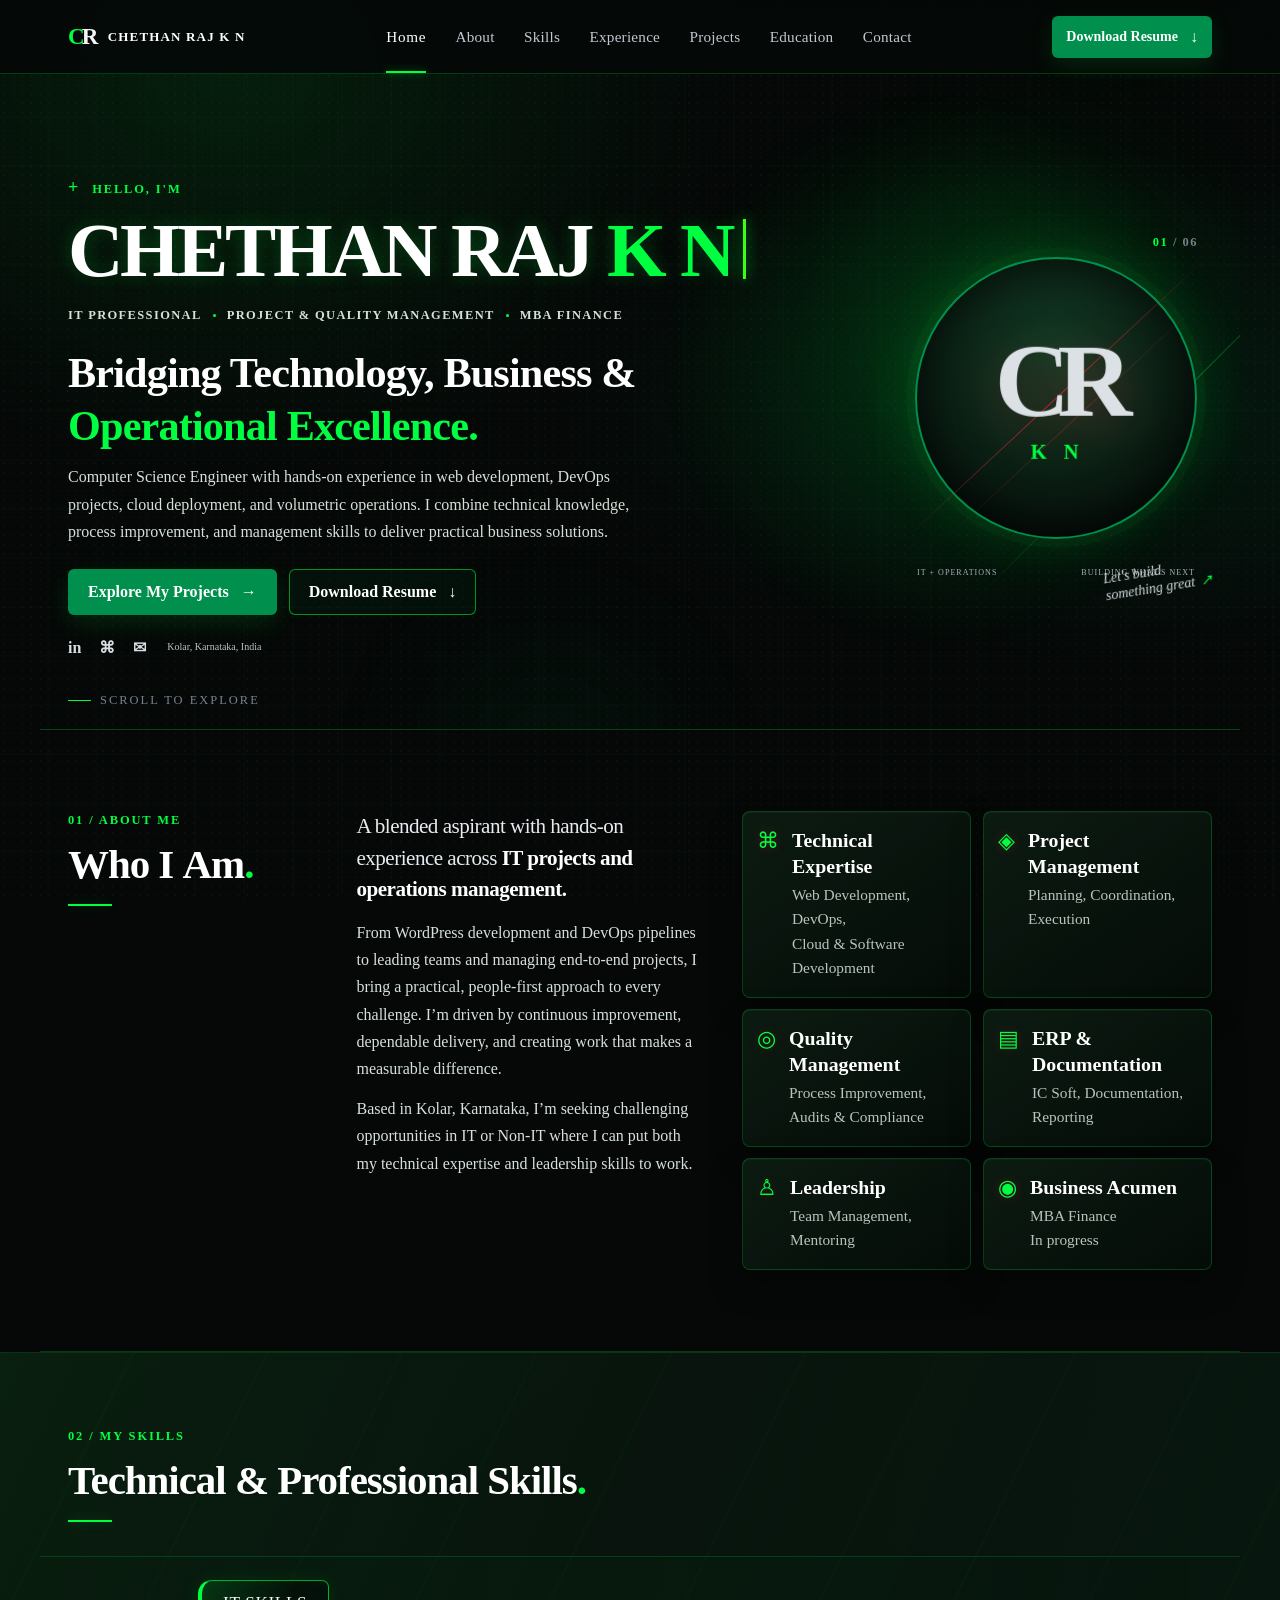
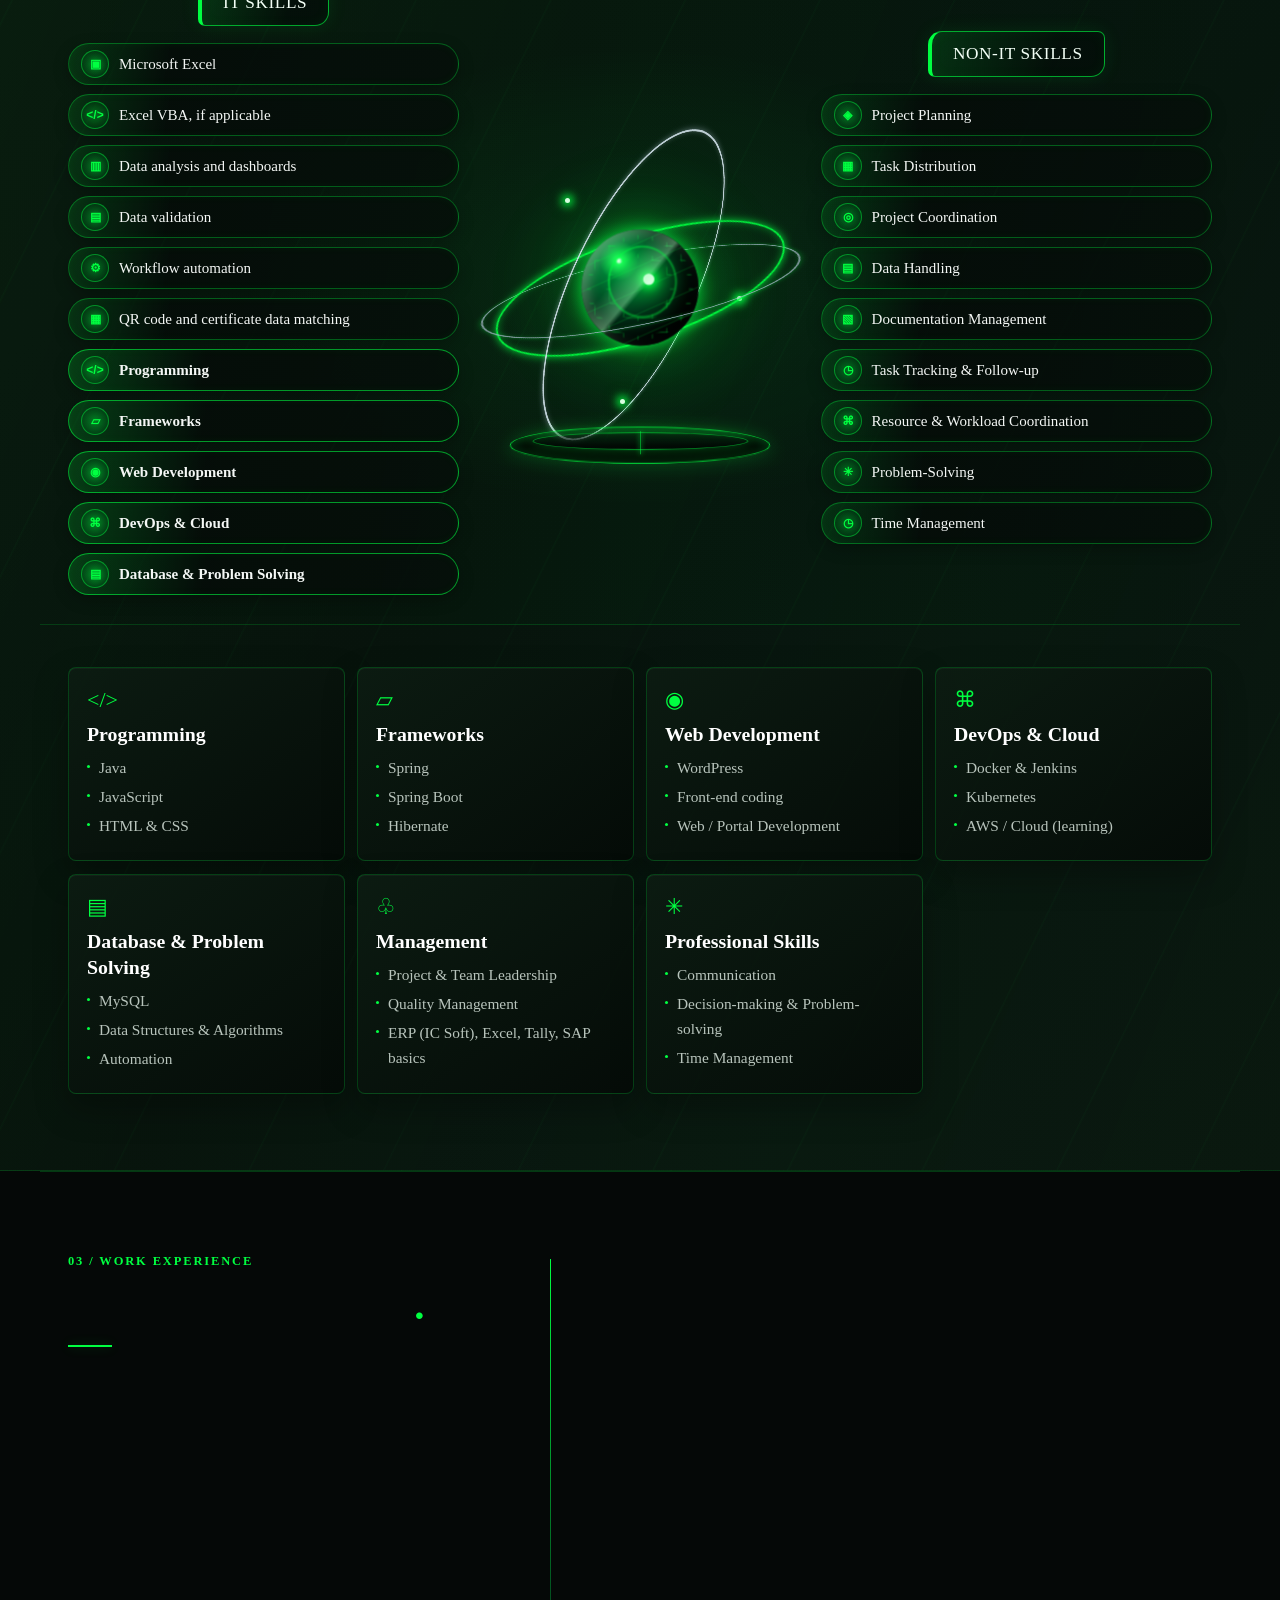
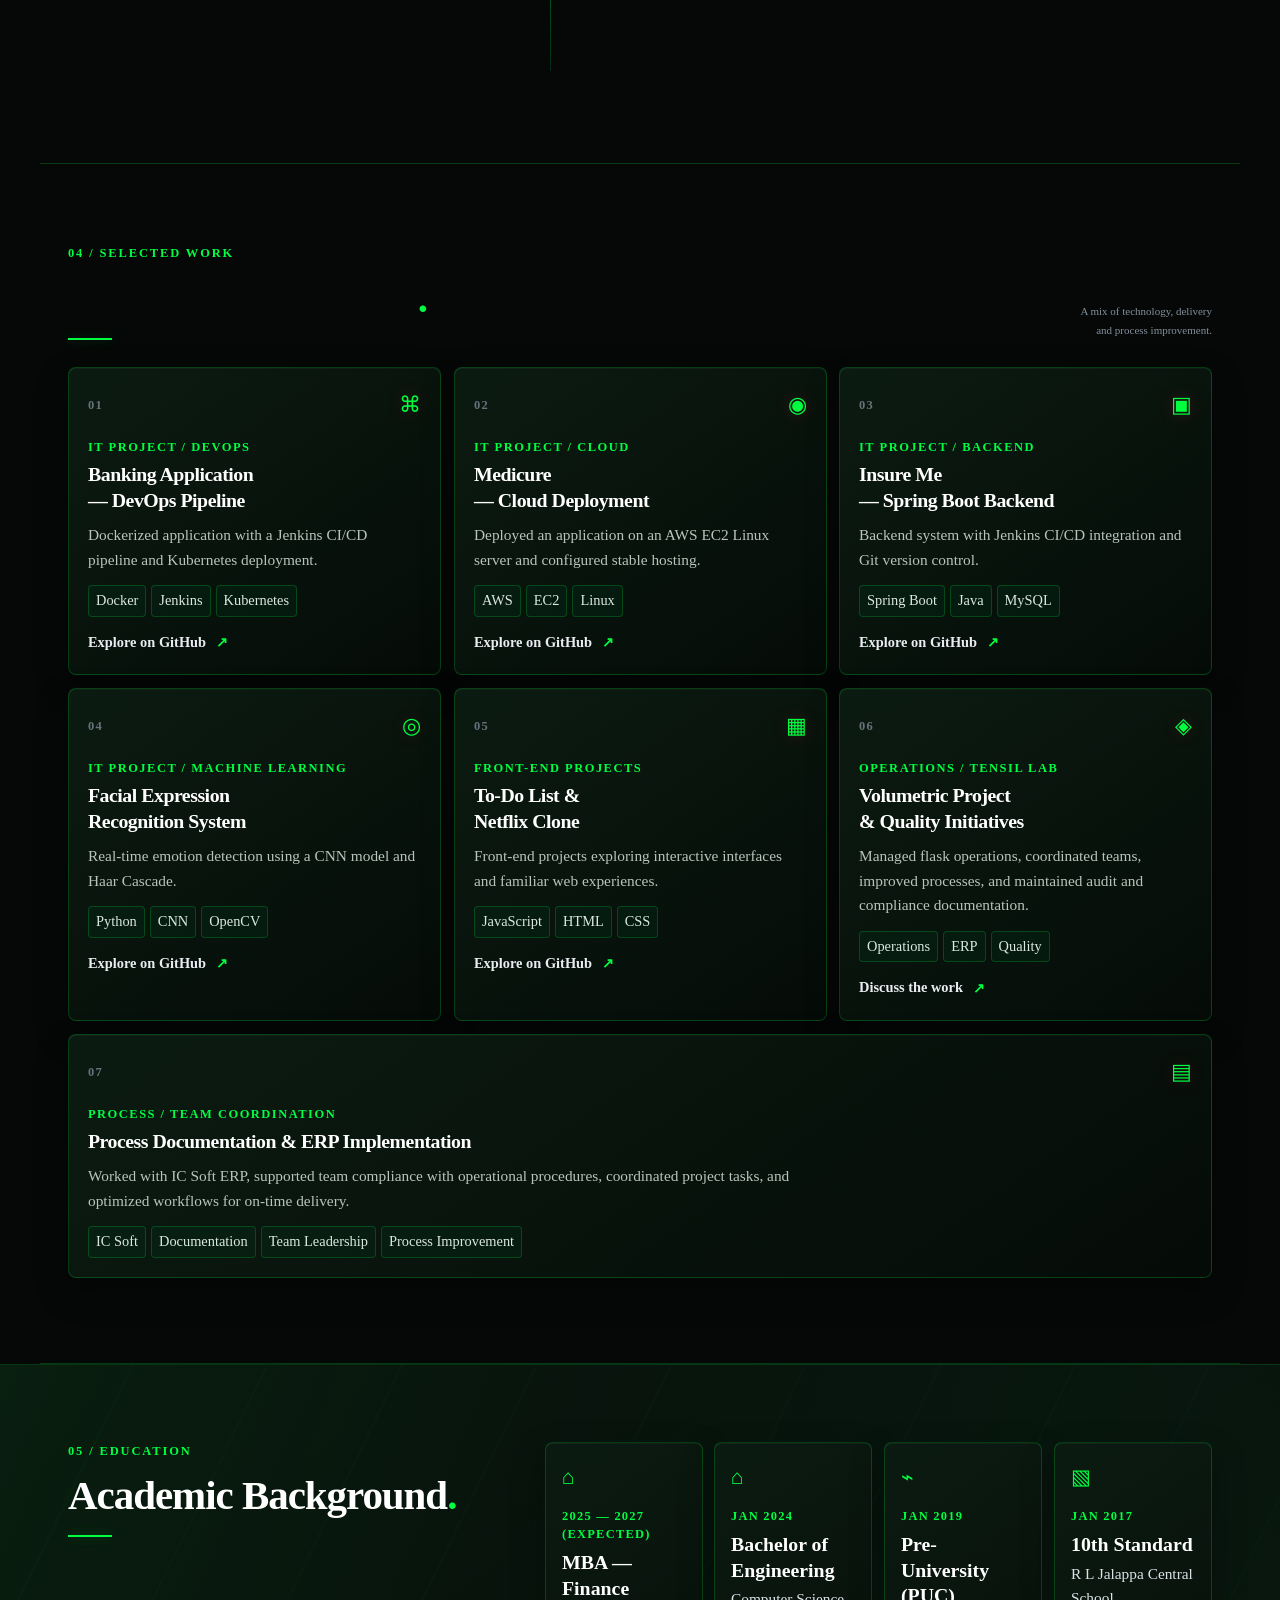
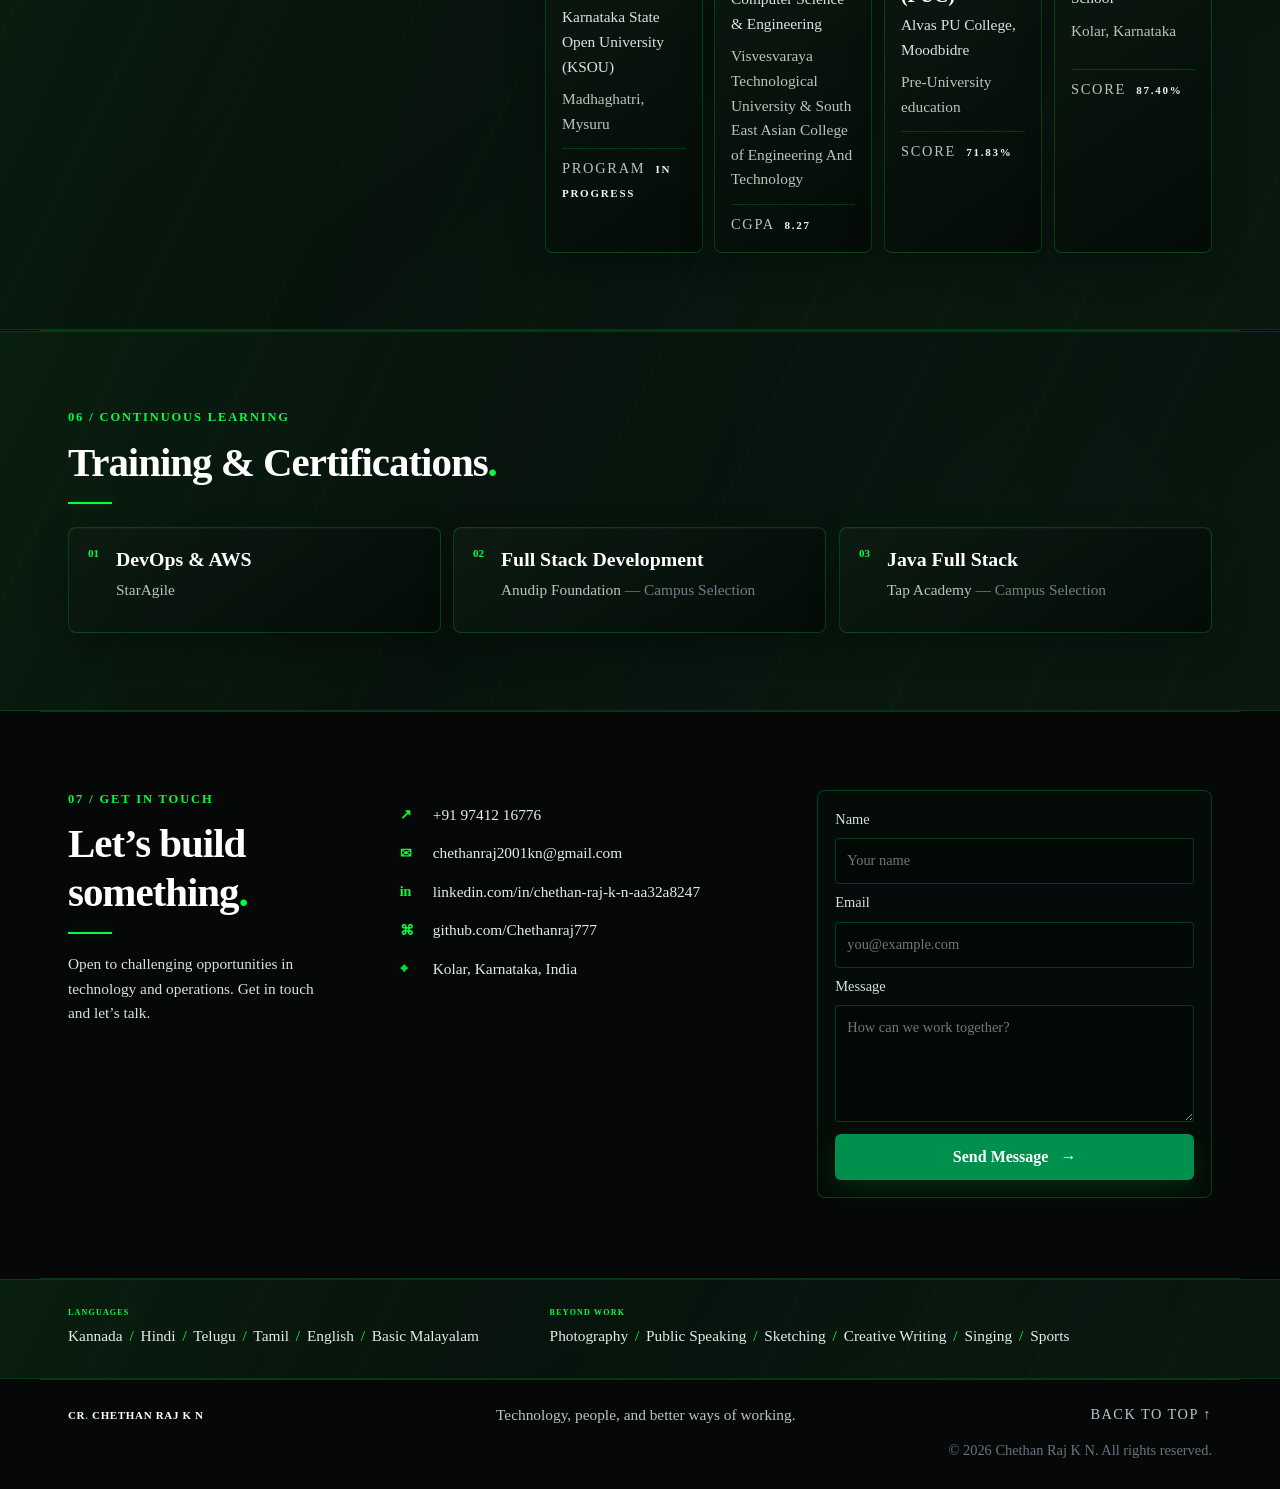
<file: index.html>
<!DOCTYPE html>
<html lang="en">
<head>
  <meta charset="UTF-8" />
  <meta name="viewport" content="width=device-width, initial-scale=1.0" />
  <meta name="theme-color" content="#050807" />
  <meta name="description" content="Portfolio of Chethan Raj K N — IT professional and Project & Quality Manager." />
  <title>Chethan Raj K N — Portfolio</title>
  <link rel="stylesheet" href="styles.css" />
  <link rel="stylesheet" href="theme-overrides.css" />
</head>
<body>
  <div class="scroll-progress" aria-hidden="true"></div>
  <div class="cursor-glow" aria-hidden="true"></div>
  <div class="cursor-dot" aria-hidden="true"></div>

  <header class="site-header">
    <nav class="nav-wrap" aria-label="Main navigation">
      <a class="brand" href="#home" aria-label="Chethan Raj K N, home"><span class="brand-mark">C<span>R</span></span><span>CHETHAN RAJ K N</span></a>
      <button class="menu-toggle" type="button" aria-label="Open navigation" aria-expanded="false"><span></span><span></span></button>
      <div class="nav-links">
        <a href="#home" class="nav-link active">Home</a><a href="#about" class="nav-link">About</a><a href="#skills" class="nav-link">Skills</a><a href="#experience" class="nav-link">Experience</a><a href="#projects" class="nav-link">Projects</a><a href="#education" class="nav-link">Education</a><a href="#contact" class="nav-link">Contact</a>
      </div>
      <a class="button button-primary nav-resume" href="resume.html" download="Chethan-Raj-K-N-Resume.html">Download Resume <span aria-hidden="true">↓</span></a>
    </nav>
  </header>

  <main>
    <section class="hero section-shell" id="home">
      <div class="hero-lights" aria-hidden="true"><span class="light-orb orb-one"></span><span class="light-orb orb-two"></span><span class="hero-line"></span></div>
      <div class="hero-content">
        <p class="eyebrow hero-intro"><span class="eyebrow-plus">+</span> Hello, I'm</p>
        <h1 class="hero-name">CHETHAN RAJ <span>K N</span></h1>
        <p class="hero-roles">IT PROFESSIONAL <i></i> PROJECT &amp; QUALITY MANAGEMENT <i></i> MBA FINANCE</p>
        <h2 class="hero-tagline">Bridging Technology, Business &amp; <span>Operational Excellence.</span></h2>
        <p class="hero-copy">Computer Science Engineer with hands-on experience in web development, DevOps projects, cloud deployment, and volumetric operations. I combine technical knowledge, process improvement, and management skills to deliver practical business solutions.</p>
        <div class="hero-actions"><a class="button button-primary magnetic" href="#projects">Explore My Projects <span aria-hidden="true">→</span></a><a class="button button-outline magnetic" href="resume.html" download="Chethan-Raj-K-N-Resume.html">Download Resume <span aria-hidden="true">↓</span></a></div>
        <div class="social-links" aria-label="Social links"><a href="https://www.linkedin.com/in/chethan-raj-k-n-aa32a8247" target="_blank" rel="noopener noreferrer" aria-label="LinkedIn">in</a><a href="https://github.com/Chethanraj777" target="_blank" rel="noopener noreferrer" aria-label="GitHub">⌘</a><a href="mailto:chethanraj2001kn@gmail.com" aria-label="Email">✉</a><span class="location-label">Kolar, Karnataka, India</span></div>
      </div>
      <div class="hero-visual" data-tilt>
        <div class="portrait-frame"><div class="portrait-monogram">CR<span>K N</span></div><div class="portrait-caption"><span>IT + OPERATIONS</span><span>BUILDING WHAT'S NEXT</span></div></div>
        <div class="hero-note">Let's build<br />something great<span>↗</span></div>
        <div class="visual-index">01 <span>/ 06</span></div>
      </div>
      <a class="scroll-cue" href="#about"><span></span> SCROLL TO EXPLORE</a>
    </section>

    <section class="about section-shell section-grid" id="about">
      <div class="section-heading"><p class="eyebrow">01 / ABOUT ME</p><h2>Who I Am<span class="red-dot">.</span></h2><span class="heading-line"></span></div>
      <div class="about-copy"><p class="lead-copy">A blended aspirant with hands-on experience across <strong>IT projects and operations management.</strong></p><p>From WordPress development and DevOps pipelines to leading teams and managing end-to-end projects, I bring a practical, people-first approach to every challenge. I’m driven by continuous improvement, dependable delivery, and creating work that makes a measurable difference.</p><p>Based in Kolar, Karnataka, I’m seeking challenging opportunities in IT or Non-IT where I can put both my technical expertise and leadership skills to work.</p></div>
      <div class="about-highlights">
        <article class="highlight-card tilt-card reveal"><span class="highlight-icon">⌘</span><div><h3>Technical Expertise</h3><p>Web Development, DevOps,<br />Cloud &amp; Software Development</p></div></article>
        <article class="highlight-card tilt-card reveal"><span class="highlight-icon">◈</span><div><h3>Project Management</h3><p>Planning, Coordination,<br />Execution</p></div></article>
        <article class="highlight-card tilt-card reveal"><span class="highlight-icon">◎</span><div><h3>Quality Management</h3><p>Process Improvement,<br />Audits &amp; Compliance</p></div></article>
        <article class="highlight-card tilt-card reveal"><span class="highlight-icon">▤</span><div><h3>ERP &amp; Documentation</h3><p>IC Soft, Documentation,<br />Reporting</p></div></article>
        <article class="highlight-card tilt-card reveal"><span class="highlight-icon">♙</span><div><h3>Leadership</h3><p>Team Management,<br />Mentoring</p></div></article>
        <article class="highlight-card tilt-card reveal"><span class="highlight-icon">◉</span><div><h3>Business Acumen</h3><p>MBA Finance<br />In progress</p></div></article>
      </div>
    </section>

    <section class="skills section-shell" id="skills">
      <div class="section-heading"><p class="eyebrow">02 / MY SKILLS</p><h2>Technical &amp; Professional Skills<span class="red-dot">.</span></h2><span class="heading-line"></span></div>
      <div class="orbit-showcase" aria-label="IT and non-IT skills showcase">
        <section class="orbit-category orbit-category-it" aria-labelledby="orbit-it-title">
          <h3 id="orbit-it-title" class="orbit-category-title">IT SKILLS</h3>
          <ul class="orbit-skill-list">
            <li class="orbit-skill" style="--skill-index:0"><span aria-hidden="true">▣</span>Microsoft Excel</li>
            <li class="orbit-skill" style="--skill-index:1"><span aria-hidden="true">&lt;/&gt;</span>Excel VBA, if applicable</li>
            <li class="orbit-skill" style="--skill-index:2"><span aria-hidden="true">▥</span>Data analysis and dashboards</li>
            <li class="orbit-skill" style="--skill-index:3"><span aria-hidden="true">▤</span>Data validation</li>
            <li class="orbit-skill" style="--skill-index:4"><span aria-hidden="true">⚙</span>Workflow automation</li>
            <li class="orbit-skill" style="--skill-index:5"><span aria-hidden="true">▦</span>QR code and certificate data matching</li>
            <li class="orbit-skill orbit-skill-heading" style="--skill-index:6"><span aria-hidden="true">&lt;/&gt;</span>Programming</li>
            <li class="orbit-skill orbit-skill-heading" style="--skill-index:7"><span aria-hidden="true">▱</span>Frameworks</li>
            <li class="orbit-skill orbit-skill-heading" style="--skill-index:8"><span aria-hidden="true">◉</span>Web Development</li>
            <li class="orbit-skill orbit-skill-heading" style="--skill-index:9"><span aria-hidden="true">⌘</span>DevOps &amp; Cloud</li>
            <li class="orbit-skill orbit-skill-heading" style="--skill-index:10"><span aria-hidden="true">▤</span>Database &amp; Problem Solving</li>
          </ul>
        </section>

        <div class="orbit-visual" aria-hidden="true">
          <div class="orbit-aura"></div>
          <div class="orbit-globe-wrap">
            <div class="orbit-ring orbit-ring-one"></div>
            <div class="orbit-ring orbit-ring-two"></div>
            <div class="orbit-ring orbit-ring-three"></div>
            <div class="orbit-globe"><span class="orbit-globe-grid"></span><span class="orbit-globe-core"></span></div>
            <span class="orbit-spark spark-one"></span><span class="orbit-spark spark-two"></span><span class="orbit-spark spark-three"></span>
          </div>
          <div class="orbit-pedestal"><span></span></div>
        </div>

        <section class="orbit-category orbit-category-nonit" aria-labelledby="orbit-nonit-title">
          <h3 id="orbit-nonit-title" class="orbit-category-title">NON-IT SKILLS</h3>
          <ul class="orbit-skill-list">
            <li class="orbit-skill" style="--skill-index:0"><span aria-hidden="true">◈</span>Project Planning</li>
            <li class="orbit-skill" style="--skill-index:1"><span aria-hidden="true">▦</span>Task Distribution</li>
            <li class="orbit-skill" style="--skill-index:2"><span aria-hidden="true">◎</span>Project Coordination</li>
            <li class="orbit-skill" style="--skill-index:3"><span aria-hidden="true">▤</span>Data Handling</li>
            <li class="orbit-skill" style="--skill-index:4"><span aria-hidden="true">▧</span>Documentation Management</li>
            <li class="orbit-skill" style="--skill-index:5"><span aria-hidden="true">◷</span>Task Tracking &amp; Follow-up</li>
            <li class="orbit-skill" style="--skill-index:6"><span aria-hidden="true">⌘</span>Resource &amp; Workload Coordination</li>
            <li class="orbit-skill" style="--skill-index:7"><span aria-hidden="true">✳</span>Problem-Solving</li>
            <li class="orbit-skill" style="--skill-index:8"><span aria-hidden="true">◷</span>Time Management</li>
          </ul>
        </section>
      </div>
      <div class="skills-grid">
        <article class="skill-card tilt-card reveal"><span class="skill-icon">&lt;/&gt;</span><h3>Programming</h3><ul><li>Java</li><li>JavaScript</li><li>HTML &amp; CSS</li></ul></article>
        <article class="skill-card tilt-card reveal"><span class="skill-icon">▱</span><h3>Frameworks</h3><ul><li>Spring</li><li>Spring Boot</li><li>Hibernate</li></ul></article>
        <article class="skill-card tilt-card reveal"><span class="skill-icon">◉</span><h3>Web Development</h3><ul><li>WordPress</li><li>Front-end coding</li><li>Web / Portal Development</li></ul></article>
        <article class="skill-card tilt-card reveal"><span class="skill-icon">⌘</span><h3>DevOps &amp; Cloud</h3><ul><li>Docker &amp; Jenkins</li><li>Kubernetes</li><li>AWS / Cloud (learning)</li></ul></article>
        <article class="skill-card tilt-card reveal"><span class="skill-icon">▤</span><h3>Database &amp; Problem Solving</h3><ul><li>MySQL</li><li>Data Structures &amp; Algorithms</li><li>Automation</li></ul></article>
        <article class="skill-card tilt-card reveal"><span class="skill-icon">♧</span><h3>Management</h3><ul><li>Project &amp; Team Leadership</li><li>Quality Management</li><li>ERP (IC Soft), Excel, Tally, SAP basics</li></ul></article>
        <article class="skill-card tilt-card reveal"><span class="skill-icon">✳</span><h3>Professional Skills</h3><ul><li>Communication</li><li>Decision-making &amp; Problem-solving</li><li>Time Management</li></ul></article>
      </div>
    </section>

    <section class="experience section-shell section-grid" id="experience">
      <div class="section-heading"><p class="eyebrow">03 / WORK EXPERIENCE</p><h2>Professional Journey<span class="red-dot">.</span></h2><span class="heading-line"></span></div>
      <div class="timeline">
        <article class="experience-card tilt-card reveal"><span class="timeline-node"></span><p class="date-label">JUNE 2024 — PRESENT</p><h3>Project &amp; Quality Manager</h3><p class="company-name">Tensil Lab Technologies</p><ul><li>Managed volumetric flask projects and related operations.</li><li>Used IC Soft ERP and documentation to streamline operations and support compliance.</li><li>Led teams, coordinated project workflows, and monitored performance.</li><li>Analyzed processes to improve efficiency and maintain quality standards.</li></ul></article>
        <article class="experience-card tilt-card reveal"><span class="timeline-node"></span><p class="date-label">NOVEMBER 2023 — JANUARY 2024</p><h3>WordPress Developer</h3><p class="company-name">Bharat Times</p><ul><li>Handled and maintained the company website, resolving technical issues.</li><li>Implemented front-end improvements and basic SEO to enhance performance.</li><li>Built experience in web management, troubleshooting, and user experience.</li></ul></article>
      </div>
    </section>

    <section class="projects section-shell" id="projects">
      <div class="section-heading section-heading-row"><div><p class="eyebrow">04 / SELECTED WORK</p><h2>Projects &amp; Initiatives<span class="red-dot">.</span></h2><span class="heading-line"></span></div><p class="section-aside">A mix of technology, delivery<br />and process improvement.</p></div>
      <div class="projects-grid">
        <article class="project-card tilt-card reveal"><div class="project-top"><span class="project-number">01</span><span class="project-symbol">⌘</span></div><p class="project-type">IT PROJECT / DEVOPS</p><h3>Banking Application<br />— DevOps Pipeline</h3><p>Dockerized application with a Jenkins CI/CD pipeline and Kubernetes deployment.</p><div class="tags"><span>Docker</span><span>Jenkins</span><span>Kubernetes</span></div><a class="project-link" href="https://github.com/Chethanraj777" target="_blank" rel="noopener noreferrer">Explore on GitHub <span>↗</span></a></article>
        <article class="project-card tilt-card reveal"><div class="project-top"><span class="project-number">02</span><span class="project-symbol">◉</span></div><p class="project-type">IT PROJECT / CLOUD</p><h3>Medicure<br />— Cloud Deployment</h3><p>Deployed an application on an AWS EC2 Linux server and configured stable hosting.</p><div class="tags"><span>AWS</span><span>EC2</span><span>Linux</span></div><a class="project-link" href="https://github.com/Chethanraj777" target="_blank" rel="noopener noreferrer">Explore on GitHub <span>↗</span></a></article>
        <article class="project-card tilt-card reveal"><div class="project-top"><span class="project-number">03</span><span class="project-symbol">▣</span></div><p class="project-type">IT PROJECT / BACKEND</p><h3>Insure Me<br />— Spring Boot Backend</h3><p>Backend system with Jenkins CI/CD integration and Git version control.</p><div class="tags"><span>Spring Boot</span><span>Java</span><span>MySQL</span></div><a class="project-link" href="https://github.com/Chethanraj777" target="_blank" rel="noopener noreferrer">Explore on GitHub <span>↗</span></a></article>
        <article class="project-card tilt-card reveal"><div class="project-top"><span class="project-number">04</span><span class="project-symbol">◎</span></div><p class="project-type">IT PROJECT / MACHINE LEARNING</p><h3>Facial Expression<br />Recognition System</h3><p>Real-time emotion detection using a CNN model and Haar Cascade.</p><div class="tags"><span>Python</span><span>CNN</span><span>OpenCV</span></div><a class="project-link" href="https://github.com/Chethanraj777" target="_blank" rel="noopener noreferrer">Explore on GitHub <span>↗</span></a></article>
        <article class="project-card tilt-card reveal"><div class="project-top"><span class="project-number">05</span><span class="project-symbol">▦</span></div><p class="project-type">FRONT-END PROJECTS</p><h3>To-Do List &amp;<br />Netflix Clone</h3><p>Front-end projects exploring interactive interfaces and familiar web experiences.</p><div class="tags"><span>JavaScript</span><span>HTML</span><span>CSS</span></div><a class="project-link" href="https://github.com/Chethanraj777" target="_blank" rel="noopener noreferrer">Explore on GitHub <span>↗</span></a></article>
        <article class="project-card tilt-card reveal"><div class="project-top"><span class="project-number">06</span><span class="project-symbol">◈</span></div><p class="project-type">OPERATIONS / TENSIL LAB</p><h3>Volumetric Project<br />&amp; Quality Initiatives</h3><p>Managed flask operations, coordinated teams, improved processes, and maintained audit and compliance documentation.</p><div class="tags"><span>Operations</span><span>ERP</span><span>Quality</span></div><a class="project-link" href="#contact">Discuss the work <span>↗</span></a></article>
        <article class="project-card project-wide tilt-card reveal"><div class="project-top"><span class="project-number">07</span><span class="project-symbol">▤</span></div><p class="project-type">PROCESS / TEAM COORDINATION</p><h3>Process Documentation &amp; ERP Implementation</h3><p>Worked with IC Soft ERP, supported team compliance with operational procedures, coordinated project tasks, and optimized workflows for on-time delivery.</p><div class="tags"><span>IC Soft</span><span>Documentation</span><span>Team Leadership</span><span>Process Improvement</span></div></article>
      </div>
    </section>

    <section class="education section-shell section-grid" id="education">
      <div class="section-heading"><p class="eyebrow">05 / EDUCATION</p><h2>Academic Background<span class="red-dot">.</span></h2><span class="heading-line"></span></div>
      <div class="education-grid">
        <article class="education-card tilt-card reveal"><span class="education-icon">⌂</span><p class="date-label">2025 — 2027 (EXPECTED)</p><h3>MBA — Finance</h3><p class="degree">Karnataka State Open University (KSOU)</p><p class="school">Madhaghatri, Mysuru</p><p class="result">PROGRAM <strong>IN PROGRESS</strong></p></article>
        <article class="education-card tilt-card reveal"><span class="education-icon">⌂</span><p class="date-label">JAN 2024</p><h3>Bachelor of Engineering</h3><p class="degree">Computer Science &amp; Engineering</p><p class="school">Visvesvaraya Technological University &amp; South East Asian College of Engineering And Technology</p><p class="result">CGPA <strong>8.27</strong></p></article>
        <article class="education-card tilt-card reveal"><span class="education-icon">⌁</span><p class="date-label">JAN 2019</p><h3>Pre-University (PUC)</h3><p class="degree">Alvas PU College, Moodbidre</p><p class="school">Pre-University education</p><p class="result">SCORE <strong>71.83%</strong></p></article>
        <article class="education-card tilt-card reveal"><span class="education-icon">▧</span><p class="date-label">JAN 2017</p><h3>10th Standard</h3><p class="degree">R L Jalappa Central School</p><p class="school">Kolar, Karnataka</p><p class="result">SCORE <strong>87.40%</strong></p></article>
      </div>
    </section>

    <section class="training section-shell">
      <div class="section-heading"><p class="eyebrow">06 / CONTINUOUS LEARNING</p><h2>Training &amp; Certifications<span class="red-dot">.</span></h2><span class="heading-line"></span></div>
      <div class="training-grid"><article class="training-card tilt-card reveal"><span>01</span><div><h3>DevOps &amp; AWS</h3><p>StarAgile</p></div></article><article class="training-card tilt-card reveal"><span>02</span><div><h3>Full Stack Development</h3><p>Anudip Foundation <em>— Campus Selection</em></p></div></article><article class="training-card tilt-card reveal"><span>03</span><div><h3>Java Full Stack</h3><p>Tap Academy <em>— Campus Selection</em></p></div></article></div>
    </section>

    <section class="contact section-shell section-grid" id="contact">
      <div class="section-heading"><p class="eyebrow">07 / GET IN TOUCH</p><h2>Let’s build something<span class="red-dot">.</span></h2><span class="heading-line"></span><p class="contact-blurb">Open to challenging opportunities in technology and operations. Get in touch and let’s talk.</p></div>
      <div class="contact-details"><a href="tel:+919741216776"><span>↗</span>+91 97412 16776</a><a href="mailto:chethanraj2001kn@gmail.com"><span>✉</span>chethanraj2001kn@gmail.com</a><a href="https://www.linkedin.com/in/chethan-raj-k-n-aa32a8247" target="_blank" rel="noopener noreferrer"><span>in</span>linkedin.com/in/chethan-raj-k-n-aa32a8247</a><a href="https://github.com/Chethanraj777" target="_blank" rel="noopener noreferrer"><span>⌘</span>github.com/Chethanraj777</a><p><span>⌖</span>Kolar, Karnataka, India</p></div>
      <form class="contact-form" action="mailto:chethanraj2001kn@gmail.com" method="get" enctype="text/plain"><label for="contact-name">Name</label><input id="contact-name" name="Name" type="text" placeholder="Your name" required /><label for="contact-email">Email</label><input id="contact-email" name="Email" type="email" placeholder="you@example.com" required /><label for="contact-message">Message</label><textarea id="contact-message" name="Message" rows="4" placeholder="How can we work together?" required></textarea><button class="button button-primary magnetic" type="submit">Send Message <span aria-hidden="true">→</span></button></form>
    </section>

    <section class="details-strip section-shell"><div><p class="eyebrow">LANGUAGES</p><p>Kannada <i>/</i> Hindi <i>/</i> Telugu <i>/</i> Tamil <i>/</i> English <i>/</i> Basic Malayalam</p></div><div><p class="eyebrow">BEYOND WORK</p><p>Photography <i>/</i> Public Speaking <i>/</i> Sketching <i>/</i> Creative Writing <i>/</i> Singing <i>/</i> Sports</p></div></section>
  </main>

  <footer class="site-footer"><a class="footer-brand" href="#home">CR<span>.</span> CHETHAN RAJ K N</a><p>Technology, people, and better ways of working.</p><a class="back-top" href="#home">BACK TO TOP ↑</a><small>© <span id="year"></span> Chethan Raj K N. All rights reserved.</small></footer>
  <script src="script.js"></script>
</body>
</html>
</file>
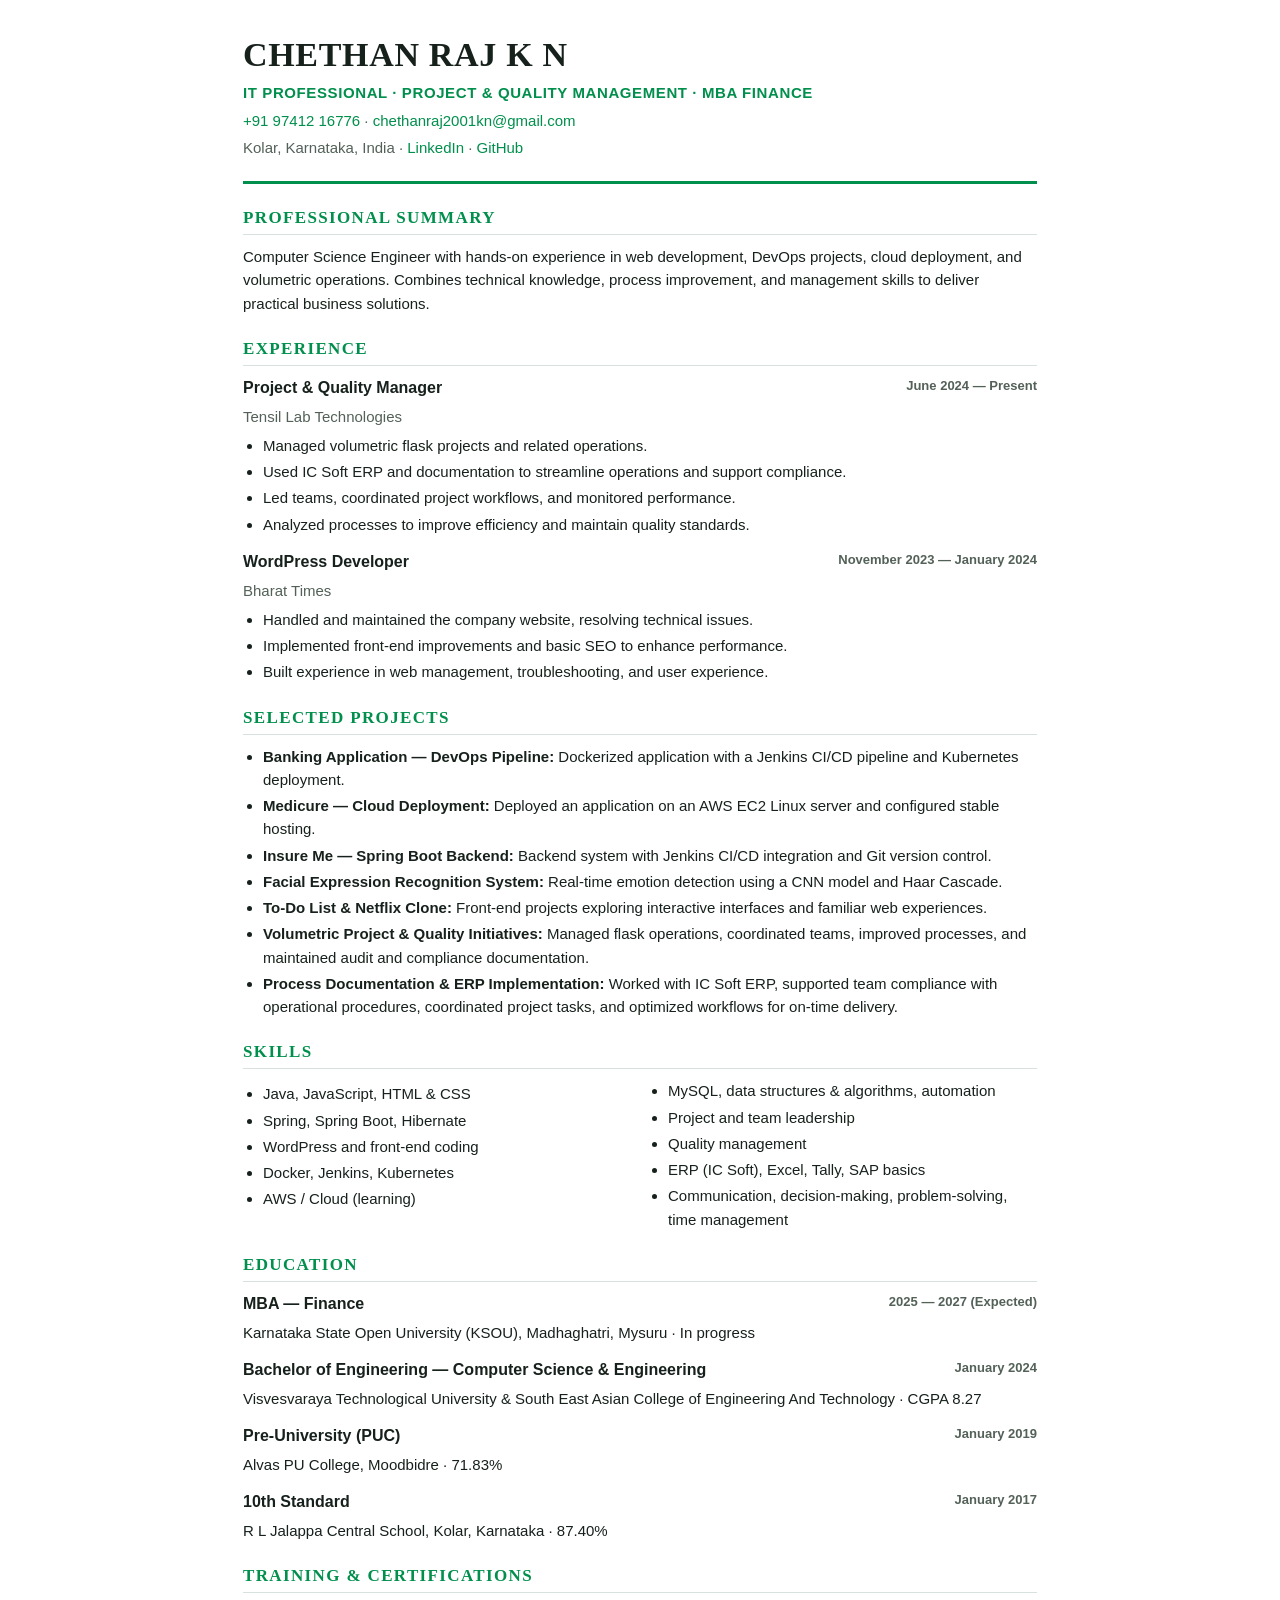
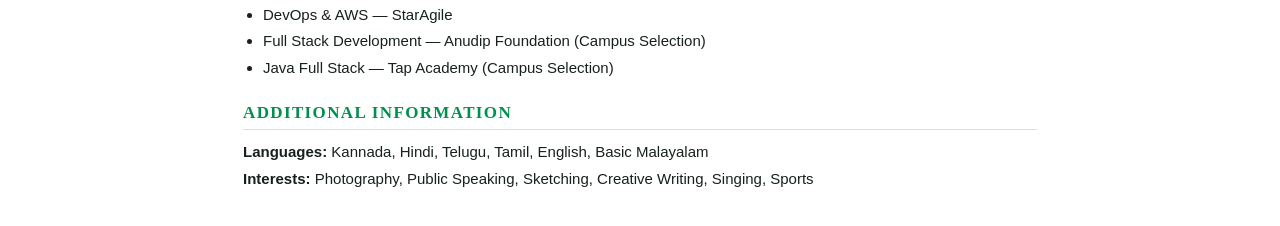
<file: resume.html>
<!DOCTYPE html>
<html lang="en">
<head>
  <meta charset="UTF-8" />
  <meta name="viewport" content="width=device-width, initial-scale=1.0" />
  <title>Chethan Raj K N — Resume</title>
  <style>
    :root{color-scheme:light;--green:#008f4c;--ink:#17211b;--muted:#536158;--line:#d8e2dc}
    *{box-sizing:border-box}
    body{max-width:850px;margin:36px auto;padding:0 28px;color:var(--ink);font:15px/1.55 Arial, sans-serif}
    header{border-bottom:3px solid var(--green);padding-bottom:18px;margin-bottom:24px}
    h1{font:700 34px/1.1 Georgia,'Times New Roman',serif;letter-spacing:.02em;margin:0 0 8px}
    h2{font:700 17px Georgia,'Times New Roman',serif;color:var(--green);text-transform:uppercase;letter-spacing:.08em;border-bottom:1px solid var(--line);padding-bottom:6px;margin:24px 0 10px}
    h3{font-size:16px;margin:0 0 2px}
    p{margin:4px 0}
    .contact,.meta{color:var(--muted)}
    .role{font-weight:700;color:var(--green);letter-spacing:.04em}
    .entry{margin:0 0 14px;break-inside:avoid}
    .date{float:right;color:var(--muted);font-size:13px;font-weight:700}
    ul{margin:6px 0 0;padding-left:20px}
    li{margin:3px 0}
    .skills{columns:2;column-gap:36px}
    a{color:var(--green);text-decoration:none}
    @media(max-width:560px){body{margin:20px auto;padding:0 18px;font-size:14px}.date{float:none;display:block;margin:3px 0}.skills{columns:1}h1{font-size:29px}}
    @media print{body{margin:0 auto;padding:0 12mm;font-size:10.5pt}a{color:inherit}.entry{break-inside:avoid}h2{break-after:avoid}}
  </style>
</head>
<body>
  <header>
    <h1>CHETHAN RAJ K N</h1>
    <p class="role">IT PROFESSIONAL · PROJECT &amp; QUALITY MANAGEMENT · MBA FINANCE</p>
    <p class="contact"><a href="tel:+919741216776">+91 97412 16776</a> · <a href="mailto:chethanraj2001kn@gmail.com">chethanraj2001kn@gmail.com</a></p>
    <p class="contact">Kolar, Karnataka, India · <a href="https://www.linkedin.com/in/chethan-raj-k-n-aa32a8247">LinkedIn</a> · <a href="https://github.com/Chethanraj777">GitHub</a></p>
  </header>

  <section>
    <h2>Professional Summary</h2>
    <p>Computer Science Engineer with hands-on experience in web development, DevOps projects, cloud deployment, and volumetric operations. Combines technical knowledge, process improvement, and management skills to deliver practical business solutions.</p>
  </section>

  <section>
    <h2>Experience</h2>
    <article class="entry">
      <span class="date">June 2024 — Present</span>
      <h3>Project &amp; Quality Manager</h3><p class="meta">Tensil Lab Technologies</p>
      <ul><li>Managed volumetric flask projects and related operations.</li><li>Used IC Soft ERP and documentation to streamline operations and support compliance.</li><li>Led teams, coordinated project workflows, and monitored performance.</li><li>Analyzed processes to improve efficiency and maintain quality standards.</li></ul>
    </article>
    <article class="entry">
      <span class="date">November 2023 — January 2024</span>
      <h3>WordPress Developer</h3><p class="meta">Bharat Times</p>
      <ul><li>Handled and maintained the company website, resolving technical issues.</li><li>Implemented front-end improvements and basic SEO to enhance performance.</li><li>Built experience in web management, troubleshooting, and user experience.</li></ul>
    </article>
  </section>

  <section>
    <h2>Selected Projects</h2>
    <ul>
      <li><strong>Banking Application — DevOps Pipeline:</strong> Dockerized application with a Jenkins CI/CD pipeline and Kubernetes deployment.</li>
      <li><strong>Medicure — Cloud Deployment:</strong> Deployed an application on an AWS EC2 Linux server and configured stable hosting.</li>
      <li><strong>Insure Me — Spring Boot Backend:</strong> Backend system with Jenkins CI/CD integration and Git version control.</li>
      <li><strong>Facial Expression Recognition System:</strong> Real-time emotion detection using a CNN model and Haar Cascade.</li>
      <li><strong>To-Do List &amp; Netflix Clone:</strong> Front-end projects exploring interactive interfaces and familiar web experiences.</li>
      <li><strong>Volumetric Project &amp; Quality Initiatives:</strong> Managed flask operations, coordinated teams, improved processes, and maintained audit and compliance documentation.</li>
      <li><strong>Process Documentation &amp; ERP Implementation:</strong> Worked with IC Soft ERP, supported team compliance with operational procedures, coordinated project tasks, and optimized workflows for on-time delivery.</li>
    </ul>
  </section>

  <section>
    <h2>Skills</h2>
    <ul class="skills">
      <li>Java, JavaScript, HTML &amp; CSS</li><li>Spring, Spring Boot, Hibernate</li><li>WordPress and front-end coding</li><li>Docker, Jenkins, Kubernetes</li><li>AWS / Cloud (learning)</li><li>MySQL, data structures &amp; algorithms, automation</li><li>Project and team leadership</li><li>Quality management</li><li>ERP (IC Soft), Excel, Tally, SAP basics</li><li>Communication, decision-making, problem-solving, time management</li>
    </ul>
  </section>

  <section>
    <h2>Education</h2>
    <article class="entry"><span class="date">2025 — 2027 (Expected)</span><h3>MBA — Finance</h3><p>Karnataka State Open University (KSOU), Madhaghatri, Mysuru · In progress</p></article>
    <article class="entry"><span class="date">January 2024</span><h3>Bachelor of Engineering — Computer Science &amp; Engineering</h3><p>Visvesvaraya Technological University &amp; South East Asian College of Engineering And Technology · CGPA 8.27</p></article>
    <article class="entry"><span class="date">January 2019</span><h3>Pre-University (PUC)</h3><p>Alvas PU College, Moodbidre · 71.83%</p></article>
    <article class="entry"><span class="date">January 2017</span><h3>10th Standard</h3><p>R L Jalappa Central School, Kolar, Karnataka · 87.40%</p></article>
  </section>

  <section>
    <h2>Training &amp; Certifications</h2>
    <ul><li>DevOps &amp; AWS — StarAgile</li><li>Full Stack Development — Anudip Foundation (Campus Selection)</li><li>Java Full Stack — Tap Academy (Campus Selection)</li></ul>
  </section>

  <section>
    <h2>Additional Information</h2>
    <p><strong>Languages:</strong> Kannada, Hindi, Telugu, Tamil, English, Basic Malayalam</p>
    <p><strong>Interests:</strong> Photography, Public Speaking, Sketching, Creative Writing, Singing, Sports</p>
  </section>
</body>
</html>
</file>
<file: styles.css>
:root{--bg:#080a0d;--panel:#0d1117;--panel-2:#10151c;--line:#26303a;--red:#f32638;--red-deep:#a60f22;--white:#f3f5f7;--muted:#9ba5b1;--font-display:'Space Grotesk',sans-serif;--font-body:'DM Sans',sans-serif;--content:1200px}
*{box-sizing:border-box}html{scroll-behavior:smooth;scroll-padding-top:88px}body{margin:0;background:var(--bg);color:var(--white);font-family:var(--font-body);font-size:14px;line-height:1.7;overflow-x:hidden}body::before{content:"";position:fixed;inset:0;z-index:-2;pointer-events:none;background:radial-gradient(ellipse at 12% 8%,rgba(123,10,25,.14),transparent 32%),radial-gradient(ellipse at 90% 47%,rgba(68,13,23,.1),transparent 30%),#080a0d}::selection{background:rgba(243,38,56,.45);color:#fff}a{color:inherit;text-decoration:none}button,input,textarea{font:inherit}.scroll-progress{position:fixed;top:0;left:0;width:0;height:2px;background:linear-gradient(90deg,var(--red-deep),var(--red));z-index:1000;box-shadow:0 0 12px rgba(243,38,56,.65)}
.site-header{height:74px;position:sticky;top:0;z-index:100;background:rgba(8,10,13,.83);backdrop-filter:blur(18px);border-bottom:1px solid rgba(108,122,138,.2);transition:background .3s,border-color .3s}.site-header.scrolled{background:rgba(8,10,13,.96);border-color:rgba(243,38,56,.25)}.nav-wrap{height:100%;max-width:var(--content);margin:auto;padding:0 28px;display:flex;align-items:center;justify-content:space-between;gap:32px}.brand{display:flex;gap:12px;align-items:center;font:700 13px var(--font-display);letter-spacing:.09em;white-space:nowrap}.brand-mark{font-size:23px;letter-spacing:-.12em;color:var(--red)}.brand-mark span{color:#f4f5f6}.nav-links{height:100%;display:flex;align-items:center;gap:clamp(14px,2.3vw,31px)}.nav-link{height:100%;position:relative;display:flex;align-items:center;color:#c1c8d0;font-size:12px;transition:color .2s}.nav-link::after{position:absolute;bottom:0;left:0;right:0;height:2px;background:var(--red);content:"";transform:scaleX(0);transform-origin:left;transition:transform .25s}.nav-link:hover,.nav-link.active{color:#fff}.nav-link.active::after,.nav-link:hover::after{transform:scaleX(1)}.button{display:inline-flex;justify-content:center;align-items:center;gap:12px;min-height:43px;padding:0 19px;border:1px solid transparent;border-radius:6px;font-size:12px;font-weight:700;transition:transform .25s,box-shadow .25s,background .25s,border-color .25s;cursor:pointer}.button span{font-size:16px;line-height:1}.button-primary{background:var(--red);color:white;box-shadow:0 6px 22px rgba(217,16,42,.14)}.button-primary:hover{background:#ff3547;box-shadow:0 8px 28px rgba(243,38,56,.3);transform:translateY(-2px)}.button-outline{border-color:#7b8793;background:rgba(12,16,22,.55)}.button-outline:hover{border-color:var(--red);box-shadow:0 0 20px rgba(243,38,56,.14);transform:translateY(-2px)}.nav-resume{min-height:36px;padding:0 13px;font-size:11px}.menu-toggle{display:none}.section-shell{max-width:var(--content);margin:0 auto;padding-left:28px;padding-right:28px;position:relative}.hero{min-height:590px;padding-top:100px;padding-bottom:72px;display:grid;grid-template-columns:1.2fr .8fr;align-items:center;overflow:hidden;border-bottom:1px solid var(--line)}.hero-content{position:relative;z-index:2;max-width:660px}.hero-intro{margin:0 0 10px}.eyebrow{font-size:10px;font-weight:700;letter-spacing:.15em;color:var(--red);text-transform:uppercase;margin:0 0 11px}.eyebrow-plus{font-size:18px;margin-right:7px}.hero-name{font:700 clamp(43px,7.1vw,78px)/.99 var(--font-display);letter-spacing:-.065em;margin:0 0 15px;white-space:nowrap}.hero-name>span{color:var(--red)}.hero-roles{display:flex;align-items:center;flex-wrap:wrap;gap:11px;color:#c5cbd2;font-size:10px;letter-spacing:.11em;font-weight:600;margin:0 0 21px}.hero-roles i{width:3px;height:3px;border-radius:50%;background:var(--red)}.hero-tagline{font:600 clamp(19px,2.4vw,27px)/1.35 var(--font-display);margin:0 0 11px;letter-spacing:-.035em}.hero-tagline span{color:var(--red)}.hero-copy{max-width:580px;color:#bbc3cc;font-size:13px;margin:0;line-height:1.85}.hero-actions{display:flex;gap:12px;margin-top:24px}.social-links{display:flex;align-items:center;gap:18px;margin-top:23px}.social-links a{font:700 16px var(--font-display);color:#d8dde2;transition:color .2s,transform .2s}.social-links a:hover{color:var(--red);transform:translateY(-2px)}.location-label{font-size:10px;color:var(--muted);margin-left:3px}.hero-visual{position:relative;justify-self:end;width:min(100%,380px);height:365px;perspective:900px;z-index:1}.portrait-frame{position:absolute;top:24px;right:15px;width:282px;height:282px;border-radius:50%;border:2px solid var(--red);background:radial-gradient(circle at 49% 35%,#1c232b 0,#11161d 48%,#090c10 78%);box-shadow:0 0 0 9px rgba(243,38,56,.045),0 0 60px rgba(198,17,39,.17),inset 0 0 50px rgba(0,0,0,.85);display:grid;place-items:center;transform-style:preserve-3d;transition:transform .2s ease-out}.portrait-frame::before,.portrait-frame::after{content:"";position:absolute;width:400px;height:1px;background:linear-gradient(90deg,transparent,rgba(243,38,56,.8),transparent);transform:rotate(-43deg);z-index:-1}.portrait-frame::after{width:330px;transform:rotate(-43deg) translateY(28px);opacity:.45}.portrait-monogram{font:700 100px/.9 var(--font-display);letter-spacing:-.12em;color:#dce1e6;text-shadow:0 10px 50px rgba(243,38,56,.3);transform:translateZ(35px)}.portrait-monogram span{display:block;font-size:20px;letter-spacing:.28em;color:var(--red);text-align:center;margin-top:13px}.portrait-caption{position:absolute;left:50%;bottom:-42px;transform:translateX(-50%);width:100%;display:flex;justify-content:space-between;color:#a7b0ba;font-size:8px;letter-spacing:.13em;white-space:nowrap}.hero-note{position:absolute;right:0;bottom:2px;color:#d2d6dc;font:italic 14px var(--font-display);transform:rotate(-9deg)}.hero-note span{color:var(--red);padding-left:6px}.visual-index{position:absolute;right:14px;top:0;color:var(--red);font:600 10px var(--font-display);letter-spacing:.12em}.visual-index span{color:#77818c}.hero-lights{position:absolute;inset:0;pointer-events:none;overflow:hidden;will-change:transform}.hero::after{content:"";position:absolute;inset:0;z-index:0;pointer-events:none;background:radial-gradient(360px circle at var(--spot-x,75%) var(--spot-y,45%),rgba(243,38,56,.085),transparent 72%)}.light-orb{position:absolute;width:300px;height:300px;border-radius:50%;filter:blur(80px);opacity:.1}.orb-one{background:var(--red);right:4%;top:13%}.orb-two{width:180px;height:180px;background:#741323;left:35%;bottom:-18%;opacity:.14}.hero-line{position:absolute;width:520px;height:1px;background:linear-gradient(90deg,transparent,rgba(243,38,56,.34),transparent);right:-15%;top:52%;transform:rotate(-45deg)}.scroll-cue{position:absolute;left:28px;bottom:20px;font-size:8px;letter-spacing:.16em;color:#78828d;display:flex;align-items:center;gap:9px}.scroll-cue span{width:23px;height:1px;background:var(--red)}
.section-grid{display:grid;grid-template-columns:.78fr 1.22fr;gap:50px}.about{padding-top:81px;padding-bottom:81px;border-bottom:1px solid var(--line);grid-template-columns:.72fr 1fr 1.35fr;gap:38px}.section-heading h2{font:600 clamp(25px,3vw,34px)/1.2 var(--font-display);letter-spacing:-.045em;margin:0}.red-dot{color:var(--red)}.heading-line{display:block;width:44px;height:2px;margin-top:15px;background:var(--red)}.about-copy{color:#aeb7c1;font-size:12px}.about-copy p{margin:0 0 13px}.about-copy .lead-copy{font:500 19px/1.5 var(--font-display);color:#e8ebef;letter-spacing:-.025em}.about-copy strong{color:white}.about-highlights{display:grid;grid-template-columns:1fr 1fr;gap:11px}.highlight-card,.skill-card,.project-card,.education-card,.training-card,.experience-card{--mx:50%;--my:50%;position:relative;background:linear-gradient(145deg,rgba(17,22,29,.94),rgba(11,14,19,.96));border:1px solid #25303a;border-radius:8px;box-shadow:0 12px 30px rgba(0,0,0,.18);transform-style:preserve-3d;overflow:hidden}.highlight-card::before,.skill-card::before,.project-card::before,.education-card::before,.training-card::before,.experience-card::before{content:"";position:absolute;inset:0;pointer-events:none;background:radial-gradient(300px circle at var(--mx) var(--my),rgba(243,38,56,.14),transparent 65%);opacity:0;transition:opacity .35s}.highlight-card:hover::before,.skill-card:hover::before,.project-card:hover::before,.education-card:hover::before,.training-card:hover::before,.experience-card:hover::before{opacity:1}.highlight-card{display:flex;gap:13px;align-items:flex-start;padding:16px 14px;min-height:76px}.highlight-icon{color:var(--red);font:22px var(--font-display);text-shadow:0 0 12px rgba(243,38,56,.3)}.highlight-card h3,.skill-card h3{font:600 12px var(--font-display);margin:0 0 3px}.highlight-card p{font-size:10px;color:#9ba6b1;line-height:1.55;margin:0}
.skills{padding-top:75px;padding-bottom:77px;border-bottom:1px solid var(--line)}.skills .section-heading{margin-bottom:26px}.skills-grid{display:grid;grid-template-columns:repeat(4,1fr);gap:12px}.skill-card{padding:19px 18px 17px;min-height:168px;transition:border-color .25s,box-shadow .25s}.skill-card:hover,.project-card:hover,.highlight-card:hover,.education-card:hover,.training-card:hover,.experience-card:hover{border-color:rgba(243,38,56,.58);box-shadow:0 17px 38px rgba(0,0,0,.32),0 0 22px rgba(243,38,56,.08)}.skill-icon{display:block;color:var(--red);font:22px var(--font-display);margin-bottom:9px}.skill-card h3{margin-bottom:8px}.skill-card ul,.experience-card ul{list-style:none;padding:0;margin:0;color:#aeb8c2;font-size:11px}.skill-card li{position:relative;padding-left:12px;margin:3px 0}.skill-card li::before{content:"";position:absolute;left:0;top:9px;width:3px;height:3px;background:var(--red);border-radius:50%}
.experience{padding-top:80px;padding-bottom:82px;border-bottom:1px solid var(--line)}.timeline{position:relative;padding:2px 0 0 27px}.timeline::before{content:"";position:absolute;top:7px;bottom:10px;left:5px;width:1px;background:linear-gradient(var(--red),rgba(100,112,125,.35))}.experience-card{padding:2px 0 20px 17px;margin:0 0 19px;background:transparent;border:0;border-radius:0;box-shadow:none;overflow:visible}.experience-card::before{left:0;right:-13px;border-radius:8px}.experience-card:last-child{margin-bottom:0}.timeline-node{position:absolute;left:-28px;top:9px;width:9px;height:9px;border-radius:50%;background:var(--red);border:2px solid #171a20;box-shadow:0 0 0 1px var(--red),0 0 13px rgba(243,38,56,.35)}.date-label{color:var(--red);font-size:9px;font-weight:700;letter-spacing:.1em;margin:0 0 4px}.experience-card h3{position:relative;font:600 17px var(--font-display);margin:0}.company-name{position:relative;color:#aeb8c2;font-size:11px;margin:0 0 10px}.experience-card ul{position:relative;font-size:10px}.experience-card li{margin:4px 0;padding-left:12px;position:relative}.experience-card li::before{content:"—";position:absolute;left:0;color:var(--red)}
.projects{padding-top:80px;padding-bottom:85px;border-bottom:1px solid var(--line)}.section-heading-row{display:flex;align-items:end;justify-content:space-between;margin-bottom:27px}.section-aside{color:#84909c;font-size:11px;margin:0 0 1px;text-align:right}.projects-grid{display:grid;grid-template-columns:repeat(3,1fr);gap:13px}.project-card{padding:19px;min-height:250px;transition:border-color .25s,box-shadow .25s}.project-top{display:flex;align-items:center;justify-content:space-between;margin-bottom:15px}.project-number{font:600 10px var(--font-display);letter-spacing:.1em;color:#67727d}.project-symbol{color:var(--red);font-size:22px;text-shadow:0 0 16px rgba(243,38,56,.24)}.project-type{font-size:8px;font-weight:700;letter-spacing:.12em;color:var(--red);margin:0 0 6px}.project-card h3{position:relative;font:600 17px/1.35 var(--font-display);letter-spacing:-.025em;margin:0 0 9px}.project-card>p:not(.project-type){position:relative;color:#9ca7b2;font-size:11px;line-height:1.7;margin:0 0 13px}.tags{display:flex;gap:5px;flex-wrap:wrap;margin-top:auto}.tags span{border:1px solid #293642;border-radius:4px;padding:3px 7px;color:#adb7c1;font-size:8px;background:rgba(16,23,31,.7)}.project-link{position:relative;display:inline-flex;gap:10px;align-items:center;margin-top:14px;color:#e9edf1;font-size:10px;font-weight:600;transition:color .2s}.project-link span{font-size:14px;color:var(--red)}.project-link:hover{color:var(--red)}.project-wide{grid-column:span 3;min-height:185px}.project-wide>p:not(.project-type){max-width:760px}
.education{padding-top:78px;padding-bottom:78px;border-bottom:1px solid var(--line)}.education-grid{display:grid;grid-template-columns:repeat(4,1fr);gap:12px}.education-card{padding:17px 16px 15px;min-height:220px}.education-icon{display:block;color:var(--red);font-size:21px;margin-bottom:12px}.education-card .date-label{margin-bottom:7px}.education-card h3{font:600 15px/1.35 var(--font-display);margin:0 0 4px}.education-card .degree{font-size:11px;color:#dce1e6;margin:0 0 8px}.school{min-height:38px;color:#98a3ad;font-size:10px;line-height:1.55;margin:0 0 12px}.result{border-top:1px solid #29323b;padding-top:8px;margin:0;color:#7f8b96;font-size:8px;letter-spacing:.12em}.result strong{color:#f1f3f5;font:600 11px var(--font-display);margin-left:5px}.training{padding-top:77px;padding-bottom:78px;border-bottom:1px solid var(--line)}.training .section-heading{margin-bottom:23px}.training-grid{display:grid;grid-template-columns:repeat(3,1fr);gap:12px}.training-card{min-height:106px;padding:19px;display:flex;align-items:flex-start;gap:17px}.training-card>span{font:600 11px var(--font-display);color:var(--red)}.training-card h3{font:600 14px var(--font-display);margin:0 0 5px}.training-card p{font-size:10px;color:#9ba6b1;margin:0}.training-card em{color:#727e89;font-style:normal}
.contact{padding-top:78px;padding-bottom:80px;border-bottom:1px solid var(--line);grid-template-columns:.85fr 1.1fr 1.15fr;gap:40px}.contact-blurb{max-width:250px;color:#a2acb6;font-size:12px;margin-top:18px}.contact-details{display:flex;flex-direction:column;gap:14px;padding-top:13px}.contact-details a,.contact-details p{display:flex;align-items:center;gap:12px;color:#bac3cc;font-size:11px;margin:0;transition:color .2s}.contact-details a:hover{color:var(--red)}.contact-details span{width:21px;color:var(--red);font:600 14px var(--font-display)}.contact-form{display:flex;flex-direction:column;gap:7px;padding:17px;border:1px solid #27323c;border-radius:8px;background:rgba(14,18,24,.8)}.contact-form label{font-size:9px;color:#9da8b2}.contact-form input,.contact-form textarea{width:100%;border:1px solid #27323c;background:#090d12;color:#f2f4f6;border-radius:4px;padding:10px 11px;font-size:10px;outline:none;resize:vertical}.contact-form input:focus,.contact-form textarea:focus{border-color:var(--red);box-shadow:0 0 0 2px rgba(243,38,56,.11)}.contact-form .button{margin-top:5px;width:100%}.details-strip{padding-top:28px;padding-bottom:30px;display:grid;grid-template-columns:.8fr 1.2fr;gap:40px;border-bottom:1px solid var(--line)}.details-strip .eyebrow{font-size:8px;margin-bottom:5px}.details-strip p:not(.eyebrow){font-size:10px;color:#a8b1ba;margin:0}.details-strip i{font-style:normal;color:var(--red);padding:0 3px}.site-footer{max-width:var(--content);margin:auto;padding:23px 28px 26px;display:grid;grid-template-columns:1fr 1.4fr auto;align-items:center;gap:12px}.footer-brand{font:700 11px var(--font-display);letter-spacing:.06em}.footer-brand span{color:var(--red)}.site-footer p{font-size:9px;color:#77828d;margin:0}.back-top{font-size:9px;letter-spacing:.1em;color:#bcc4cc}.back-top:hover{color:var(--red)}.site-footer small{grid-column:1/-1;text-align:right;color:#68737f;font-size:8px}
.reveal{opacity:0;transform:translateY(24px);transition:opacity .65s ease,transform .65s cubic-bezier(.2,.65,.25,1)}.reveal.is-visible{opacity:1;transform:translateY(0)}.reveal:nth-child(2){transition-delay:.08s}.reveal:nth-child(3){transition-delay:.16s}.reveal:nth-child(4){transition-delay:.2s}.reveal:nth-child(5){transition-delay:.24s}.reveal:nth-child(6){transition-delay:.28s}.reveal:nth-child(7){transition-delay:.32s}.tilt-card{transition:transform .28s ease-out,border-color .25s,box-shadow .25s;will-change:transform}.hero-name,.hero-intro,.hero-roles,.hero-tagline,.hero-copy,.hero-actions,.social-links{animation:hero-rise .75s both}.hero-intro{animation-delay:.1s}.hero-name{animation-delay:.17s}.hero-roles{animation-delay:.24s}.hero-tagline{animation-delay:.31s}.hero-copy{animation-delay:.38s}.hero-actions{animation-delay:.45s}.social-links{animation-delay:.52s}@keyframes hero-rise{from{opacity:0;transform:translateY(18px)}to{opacity:1;transform:translateY(0)}}.cursor-dot,.cursor-glow{position:fixed;top:0;left:0;z-index:999;pointer-events:none;opacity:0;border-radius:50%;transform:translate(-50%,-50%);transition:opacity .25s, width .2s,height .2s,background .2s}.cursor-dot{width:6px;height:6px;background:#fff;box-shadow:0 0 10px var(--red)}.cursor-glow{width:34px;height:34px;border:1px solid rgba(243,38,56,.45);background:rgba(243,38,56,.07);filter:blur(.2px)}body.cursor-ready .cursor-dot,body.cursor-ready .cursor-glow{opacity:1}body.cursor-ready,body.cursor-ready *{cursor:none!important}body.cursor-hover .cursor-glow{width:53px;height:53px;background:rgba(243,38,56,.12);border-color:rgba(243,38,56,.75)}body.cursor-hover .cursor-dot{background:var(--red)}
:focus-visible{outline:2px solid #ff4353;outline-offset:4px}.section-shell[id]{scroll-margin-top:82px}
@media(max-width:980px){:root{--content:900px}.nav-wrap{gap:15px;padding:0 22px}.brand{font-size:11px;gap:8px}.nav-links{gap:15px}.nav-link{font-size:11px}.hero{min-height:550px;padding-top:80px}.hero-visual{transform:scale(.88);transform-origin:right center;margin-left:-20px}.about{grid-template-columns:.75fr 1fr;gap:26px}.about-highlights{grid-column:1/-1}.section-grid:not(.about){grid-template-columns:.72fr 1.28fr;gap:34px}.contact{grid-template-columns:.8fr 1fr;gap:30px}.contact-form{grid-column:2;grid-row:1 / span 2}.contact-details{grid-column:1;grid-row:2}.skill-card{padding:15px;min-height:165px}}
@media(max-width:700px){html{scroll-padding-top:68px}.site-header{height:64px}.nav-wrap{padding:0 19px}.brand{font-size:11px}.brand-mark{font-size:21px}.menu-toggle{display:flex;margin-left:auto;width:38px;height:38px;flex-direction:column;justify-content:center;align-items:center;gap:6px;border:1px solid #303943;border-radius:5px;background:#0d1117;color:white;cursor:pointer}.menu-toggle span{width:15px;height:1px;background:#eee;transition:transform .25s}.menu-toggle[aria-expanded="true"] span:first-child{transform:translateY(3.5px) rotate(45deg)}.menu-toggle[aria-expanded="true"] span:last-child{transform:translateY(-3.5px) rotate(-45deg)}.nav-resume{display:none}.nav-links{position:absolute;top:63px;left:0;right:0;height:auto;display:flex;flex-direction:column;align-items:stretch;gap:0;padding:8px 20px 15px;background:rgba(8,10,13,.98);border-bottom:1px solid #303943;opacity:0;visibility:hidden;transform:translateY(-8px);transition:opacity .22s,transform .22s,visibility .22s}.nav-links.open{opacity:1;visibility:visible;transform:translateY(0)}.nav-link{height:auto;padding:11px 5px;font-size:12px;border-bottom:1px solid rgba(108,122,138,.12)}.nav-link::after{left:5px;right:auto;width:30px;bottom:0}.section-shell{padding-left:20px;padding-right:20px}.hero{grid-template-columns:1fr;min-height:0;padding-top:67px;padding-bottom:80px}.hero-name{font-size:clamp(42px,10.5vw,64px)}.hero-roles{font-size:8px;gap:7px}.hero-copy{font-size:12px}.hero-visual{justify-self:center;width:min(100%,330px);height:330px;margin:34px 0 0;transform:none}.portrait-frame{width:230px;height:230px;right:50%;transform:translateX(50%)}.portrait-monogram{font-size:82px}.portrait-frame::before{width:330px}.hero-note{right:0;bottom:4px;font-size:12px}.visual-index{right:12px;top:0}.scroll-cue{left:20px;bottom:22px}.about,.section-grid:not(.about){grid-template-columns:1fr;gap:23px;padding-top:58px;padding-bottom:59px}.about{grid-template-columns:1fr;gap:20px}.about-highlights{grid-column:auto}.section-heading h2{font-size:28px}.about-copy .lead-copy{font-size:17px}.skills,.projects,.training{padding-top:58px;padding-bottom:60px}.skills-grid{grid-template-columns:repeat(2,1fr);gap:9px}.skill-card{min-height:158px;padding:14px 12px}.skill-card h3{font-size:11px}.skill-card ul{font-size:10px}.section-heading-row{align-items:flex-start;gap:10px}.section-aside{display:none}.projects-grid{grid-template-columns:repeat(2,minmax(0,1fr));gap:9px}.project-card{padding:14px;min-height:262px}.project-card h3{font-size:14px}.project-card>p:not(.project-type){font-size:10px}.project-wide{grid-column:span 2;min-height:190px}.education-grid{grid-template-columns:1fr;gap:10px}.education-card{min-height:0}.school{min-height:0}.education{padding-top:58px;padding-bottom:60px}.training-grid{grid-template-columns:1fr;gap:9px}.training-card{min-height:85px}.contact{grid-template-columns:1fr;gap:22px;padding-top:58px;padding-bottom:60px}.contact-form{grid-column:auto;grid-row:auto}.contact-details{grid-column:auto;grid-row:auto;gap:12px}.contact-details a,.contact-details p{font-size:10px}.details-strip{grid-template-columns:1fr;gap:18px;padding-top:24px;padding-bottom:24px}.site-footer{padding:22px 20px;grid-template-columns:1fr auto}.site-footer p{grid-row:2;grid-column:1/-1}.site-footer small{grid-column:1/-1;text-align:left}.back-top{grid-column:2;grid-row:1}.cursor-dot,.cursor-glow{display:none}}
@media(max-width:390px){.hero-name{font-size:39px}.hero-actions{flex-direction:column;align-items:stretch}.hero-actions .button{width:100%}.about-highlights{grid-template-columns:1fr}.projects-grid{grid-template-columns:1fr}.project-wide{grid-column:auto}.social-links{gap:14px}.location-label{font-size:9px}.skills-grid{grid-template-columns:1fr 1fr}}
@media(hover:none),(pointer:coarse){.cursor-dot,.cursor-glow{display:none}.tilt-card{transform:none!important}}
@media(prefers-reduced-motion:reduce){*,*::before,*::after{scroll-behavior:auto!important;animation-duration:.01ms!important;animation-iteration-count:1!important;transition-duration:.01ms!important}.reveal{opacity:1;transform:none}.tilt-card{transform:none!important}}

/* Typewriter title: font and color treatment apply only to the name. */
.hero-name.name-split{font-family:'Space Mono',monospace;font-weight:700;letter-spacing:-.075em;color:#f5f2ef;text-shadow:0 0 24px rgba(243,38,56,.12);perspective:700px;}
.hero-name.name-split>span{color:#ef3347;text-shadow:0 0 22px rgba(243,38,56,.24);}
.hero-name .name-char{display:inline-block;white-space:pre;vertical-align:bottom;}
.hero-name.typewriter-ready .name-char{width:0;overflow:hidden;}
.hero-name.typewriter-active::after{content:"";display:inline-block;width:3px;height:.78em;margin-left:.14em;vertical-align:-.04em;background:#ef3347;box-shadow:0 0 14px rgba(243,38,56,.55);animation:typewriter-caret 1s steps(2,end) infinite;}
.hero-name.typewriter-active .name-char{animation:typewriter-reveal 45ms steps(1,end) both;animation-delay:calc(var(--char-index, 0) * 58ms + 180ms);}
@keyframes typewriter-reveal{to{width:var(--char-width);}}
@keyframes typewriter-caret{50%{opacity:0}}
.hero-name.typewriter-active{animation-name:hero-rise,name-finish-glow;animation-duration:.75s,1.1s;animation-delay:.17s,1.45s;}
@keyframes name-finish-glow{0%,65%{text-shadow:0 0 0 rgba(243,38,56,0)}100%{text-shadow:0 0 24px rgba(243,38,56,.22)}}
.section-heading h2.type-ready{perspective:600px;}
.section-heading h2 .type-word{display:inline-block;}
.section-heading h2.type-ready:not(.type-visible) .type-word{opacity:0;filter:blur(4px);transform:translate3d(0,13px,-8px);}
.section-heading h2.type-visible .type-word{opacity:1;filter:blur(0);transform:translate3d(0,0,0);transition:opacity .62s ease,transform .72s cubic-bezier(.2,.72,.2,1),filter .62s ease;transition-delay:calc(var(--word-index, 0) * 55ms);}
.section-heading h2.type-ready .type-word:nth-of-type(1){--word-index:0}.section-heading h2.type-ready .type-word:nth-of-type(2){--word-index:1}.section-heading h2.type-ready .type-word:nth-of-type(3){--word-index:2}.section-heading h2.type-ready .type-word:nth-of-type(4){--word-index:3}.section-heading h2.type-ready .type-word:nth-of-type(5){--word-index:4}.section-heading h2.type-ready .type-word:nth-of-type(6){--word-index:5}
.section-heading .heading-line{transform-origin:left;}
.section-heading h2.type-visible + .heading-line{animation:heading-rule .8s cubic-bezier(.2,.7,.2,1) both;}
@keyframes heading-rule{from{transform:scaleX(.12);opacity:.45}to{transform:scaleX(1);opacity:1}}
.type-reveal{transition:opacity .7s ease,transform .75s cubic-bezier(.2,.7,.2,1),filter .7s ease;transition-delay:var(--type-delay,0ms);}
.type-reveal:not(.type-visible){opacity:.01;filter:blur(3px);transform:translateY(12px);}
.type-reveal.type-visible{opacity:1;filter:blur(0);transform:translateY(0);}
.nav-link{letter-spacing:.015em;transition:color .2s,letter-spacing .25s;}
.nav-link:hover,.nav-link.active{letter-spacing:.045em;}
.project-link,.contact-details a,.social-links a,.back-top{transition:color .22s,text-shadow .22s,letter-spacing .22s;}
.project-link:hover,.contact-details a:hover,.social-links a:hover,.back-top:hover{color:#ff5362;text-shadow:0 0 14px rgba(243,38,56,.28);}
.button{overflow:hidden;}
.button span{display:inline-block;transition:transform .25s cubic-bezier(.2,.7,.2,1);}
.button:hover span{transform:translateX(3px);}
@media(prefers-reduced-motion:reduce){.hero-name.typewriter-active .name-char{animation:none!important;width:auto!important;overflow:visible!important}.hero-name.typewriter-active::after{animation:none;opacity:1}.section-heading h2.type-ready:not(.type-visible) .type-word,.type-reveal:not(.type-visible){opacity:1;filter:none;transform:none}.section-heading h2.type-visible .type-word{transition:none}}
@media(max-width:700px){.hero-name.name-split{letter-spacing:-.08em}}

/* Responsive editorial typography; keeps the existing animation and visual identity. */
:root{--font-display:'Times New Roman',Times,serif;--font-body:'Times New Roman',Times,serif}
html,body,button,input,textarea{font-family:'Times New Roman',Times,serif}
body{font-size:clamp(16px,1.15vw,18px);line-height:1.65}
.nav-link{font-size:clamp(15px,1.05vw,17px)}
.brand{font-size:clamp(13px,1vw,15px)}
.button{font-size:16px;min-height:46px}
.nav-resume{font-size:14px;min-height:42px}
.hero-name,.hero-name.name-split{font-family:'Times New Roman',Times,serif;font-size:clamp(2.15rem,6.2vw,5.5rem);line-height:1.02;letter-spacing:-.045em;white-space:normal;overflow-wrap:normal;word-break:normal}
.hero-tagline{font-family:'Times New Roman',Times,serif;font-size:clamp(1.65rem,3.3vw,2.7rem);line-height:1.25;letter-spacing:-.02em}
.hero-copy{font-size:clamp(1rem,1.2vw,1.15rem);line-height:1.7}
.hero-roles{font-size:clamp(.78rem,.95vw,.9rem);line-height:1.6}
.eyebrow,.date-label,.project-type,.project-number,.visual-index,.scroll-cue{font-size:clamp(.78rem,.9vw,.88rem);line-height:1.45}
.section-heading h2{font-family:'Times New Roman',Times,serif;font-size:clamp(1.8rem,3.2vw,3rem);line-height:1.2;letter-spacing:-.025em}
.about-copy{font-size:clamp(1rem,1.15vw,1.15rem);line-height:1.7}
.about-copy .lead-copy{font-family:'Times New Roman',Times,serif;font-size:clamp(1.2rem,1.65vw,1.5rem);line-height:1.5}
.highlight-card h3,.skill-card h3,.experience-card h3,.education-card h3,.training-card h3,.project-card h3{font-family:'Times New Roman',Times,serif;font-size:clamp(1.15rem,1.55vw,1.45rem);line-height:1.3}
.highlight-card p,.skill-card ul,.experience-card ul,.company-name,.project-card>p:not(.project-type),.education-card .degree,.school,.training-card p,.contact-blurb,.contact-details a,.contact-details p,.details-strip p:not(.eyebrow),.site-footer p{font-size:clamp(.96rem,1.05vw,1.08rem);line-height:1.6}
.skill-card li{margin:.3em 0}
.project-link,.tags span,.result,.contact-form label,.contact-form input,.contact-form textarea,.site-footer small,.back-top{font-size:clamp(.9rem,1vw,1rem)}
.project-symbol,.highlight-icon,.skill-icon{font-family:'Times New Roman',Times,serif}
.contact-details a,.contact-details p,.details-strip p:not(.eyebrow),.project-link,.nav-link,.button{overflow-wrap:anywhere}
.section-shell,.nav-wrap,.site-footer{min-width:0}
.hero,.section-grid,.projects-grid,.skills-grid,.education-grid,.training-grid,.details-strip,.about-highlights{min-width:0}
.projects-grid{grid-template-columns:repeat(3,minmax(0,1fr))}
.skills-grid{grid-template-columns:repeat(4,minmax(0,1fr))}
.education-grid{grid-template-columns:repeat(4,minmax(0,1fr))}
@media(max-width:980px){
  .nav-wrap{gap:12px}
  .nav-links{gap:clamp(9px,1.5vw,15px)}
  .hero{grid-template-columns:minmax(0,1.2fr) minmax(0,.8fr)}
  .about{grid-template-columns:minmax(0,.75fr) minmax(0,1fr)}
  .section-grid:not(.about){grid-template-columns:minmax(0,.72fr) minmax(0,1.28fr)}
  .contact{grid-template-columns:minmax(0,.8fr) minmax(0,1fr)}
  .projects-grid{grid-template-columns:repeat(2,minmax(0,1fr))}
  .project-wide{grid-column:span 2}
  .skills-grid{grid-template-columns:repeat(3,minmax(0,1fr))}
  .education-grid{grid-template-columns:repeat(2,minmax(0,1fr))}
}
@media(max-width:800px){
  .menu-toggle{display:flex;margin-left:auto;width:44px;height:44px;flex-direction:column;justify-content:center;align-items:center;gap:6px;border:1px solid #303943;border-radius:5px;background:#0d1117;color:white;cursor:pointer}
  .menu-toggle span{width:17px;height:2px;background:#eee;transition:transform .25s}
  .menu-toggle[aria-expanded="true"] span:first-child{transform:translateY(4px) rotate(45deg)}
  .menu-toggle[aria-expanded="true"] span:last-child{transform:translateY(-4px) rotate(-45deg)}
  .nav-resume{display:none}
  .nav-links{position:absolute;top:calc(100% - 1px);left:0;right:0;height:auto;display:flex;flex-direction:column;align-items:stretch;gap:0;padding:8px 20px 15px;background:rgba(8,10,13,.98);border-bottom:1px solid #303943;opacity:0;visibility:hidden;transform:translateY(-8px);transition:opacity .22s,transform .22s,visibility .22s}
  .nav-links.open{opacity:1;visibility:visible;transform:translateY(0)}
  .nav-link{height:auto;padding:11px 5px;font-size:16px;border-bottom:1px solid rgba(108,122,138,.12)}
  .nav-link::after{left:5px;right:auto;width:30px;bottom:0}
  .section-shell{padding-left:clamp(18px,4vw,24px);padding-right:clamp(18px,4vw,24px)}
  .hero{grid-template-columns:1fr;min-height:0;padding-top:clamp(52px,8vw,70px);padding-bottom:80px}
  .hero-visual{justify-self:center;margin:32px 0 0;transform:none}
  .about,.section-grid:not(.about){grid-template-columns:1fr;gap:24px}
  .about-highlights{grid-column:auto}
  .contact{grid-template-columns:1fr}
  .contact-form,.contact-details{grid-column:auto;grid-row:auto}
  .section-heading-row{align-items:flex-start}
  .section-aside{display:none}
}
@media(max-width:700px){
  .site-header{height:64px}
  .nav-wrap{padding:0 18px}
  .section-shell{padding-left:20px;padding-right:20px}
  .hero-name,.hero-name.name-split{font-size:clamp(2rem,9vw,3.4rem);letter-spacing:-.04em}
  .hero-copy,.about-copy{font-size:16px}
  .hero-roles{font-size:13px;gap:8px}
  .skills-grid{grid-template-columns:repeat(2,minmax(0,1fr))}
  .projects-grid{grid-template-columns:repeat(2,minmax(0,1fr))}
  .project-card{min-width:0;padding:16px}
  .project-wide{grid-column:span 2}
  .education-grid,.training-grid{grid-template-columns:1fr}
  .contact-details a,.contact-details p{font-size:16px}
  .contact-form input,.contact-form textarea{font-size:16px}
  .details-strip{grid-template-columns:1fr;gap:18px}
  .site-footer{padding:22px 20px;grid-template-columns:1fr auto}
  .site-footer p{grid-row:2;grid-column:1/-1}
  .site-footer small{grid-column:1/-1;text-align:left}
  .back-top{grid-column:2;grid-row:1}
}
@media(max-width:390px){
  .hero-name,.hero-name.name-split{font-size:clamp(1.85rem,8.8vw,2.15rem);letter-spacing:-.035em}
  .hero-actions{flex-direction:column;align-items:stretch}
  .hero-actions .button{width:100%}
  .about-highlights,.projects-grid,.skills-grid{grid-template-columns:1fr}
  .project-wide{grid-column:auto}
  .social-links{gap:12px;flex-wrap:wrap}
  .location-label{font-size:14px}
}
@media(prefers-reduced-motion:reduce){
  .hero-name.typewriter-ready .name-char{width:auto!important;overflow:visible!important}
  .hero-name.typewriter-active::after{animation:none;opacity:1}
  .section-heading h2.type-ready:not(.type-visible) .type-word,.type-reveal:not(.type-visible){opacity:1;filter:none;transform:none}
}
</file>
<file: theme-overrides.css>
/* Premium hacker-green theme with restrained terminal texture. */
:root{
  --bg:#050807;--panel:#09120d;--panel-2:#0c1911;--line:rgba(0,255,65,.2);
  --red:#00ff41;--red-deep:#008f4c;--white:#fff;--muted:#b8c4bc;
  --font-display:'Times New Roman',Times,serif;--font-body:'Times New Roman',Times,serif;
  --green:#00ff41;--green-bright:#39ff14;--green-muted:#008f4c;--green-deep:#003b20;
}
html,body,button,input,textarea{font-family:'Times New Roman',Times,serif}
html,body{max-width:100%;overflow-x:clip}
body{background:#050807;color:#fff}
body::before{
  z-index:-1;
  background:
    radial-gradient(ellipse at 18% 8%,rgba(0,255,65,.09),transparent 34%),
    radial-gradient(ellipse at 88% 45%,rgba(0,143,76,.13),transparent 36%),
    radial-gradient(rgba(57,255,20,.11) .65px,transparent .8px),
    repeating-linear-gradient(0deg,transparent 0 47px,rgba(0,255,65,.028) 48px,transparent 49px),
    repeating-linear-gradient(90deg,transparent 0 47px,rgba(0,255,65,.025) 48px,transparent 49px),
    #050807;
  background-size:auto,auto,9px 9px,auto,auto,auto;
}
.site-header{background:rgba(5,8,7,.88);border-bottom-color:rgba(0,255,65,.2)}
.site-header.scrolled{background:rgba(5,8,7,.97);border-color:rgba(0,255,65,.4)}
.nav-link{font-size:clamp(.95rem,1.05vw,1.1rem)}
.nav-link::after{background:var(--green);box-shadow:0 0 10px rgba(0,255,65,.42)}
.brand,.footer-brand{color:#fff}
.brand-mark,.footer-brand span{color:var(--green)}
.button-primary{background:#008f4c;color:#fff;box-shadow:0 8px 25px rgba(0,255,65,.12)}
.button-primary:hover{background:#00a957;box-shadow:0 8px 28px rgba(0,255,65,.25)}
.button-outline{border-color:rgba(0,255,65,.55);background:rgba(0,59,32,.18)}
.button-outline:hover{border-color:var(--green);box-shadow:0 0 20px rgba(0,255,65,.15)}
.hero{border-bottom-color:rgba(0,255,65,.24)}
.hero::after{background:radial-gradient(390px circle at var(--spot-x,75%) var(--spot-y,45%),rgba(0,255,65,.11),transparent 72%)}
.hero-lights::after{content:"";position:absolute;inset:0;pointer-events:none;opacity:.22;background:repeating-linear-gradient(90deg,transparent 0 54px,rgba(0,255,65,.12) 55px,transparent 56px);mask-image:linear-gradient(90deg,transparent,#000 55%,transparent)}
.light-orb{background:var(--green);opacity:.07}
.orb-two{background:var(--green-muted);opacity:.12}
.hero-line{background:linear-gradient(90deg,transparent,rgba(0,255,65,.38),transparent)}
.hero-name,.hero-name.name-split{position:relative;display:block;width:100%;max-width:100%;font-family:'Times New Roman',Times,serif;font-size:clamp(2.25rem,6.2vw,5.5rem);line-height:1.04;letter-spacing:-.035em;white-space:normal;overflow-wrap:normal;word-break:normal;perspective:900px;color:#fff;-webkit-text-fill-color:#fff;background:none;text-shadow:0 0 24px rgba(0,255,65,.12)}
.hero-name.name-split>span{color:var(--green);-webkit-text-fill-color:var(--green);background:none;text-shadow:0 0 18px rgba(0,255,65,.22)}
.hero-name .name-char,.hero-name.typewriter-ready .name-char{display:inline-block;vertical-align:baseline;white-space:pre;width:auto!important;max-width:none;overflow:visible!important;transform-style:preserve-3d;color:inherit;-webkit-text-fill-color:currentColor}
.hero-name.name-split>span .name-char{color:var(--green);-webkit-text-fill-color:var(--green)}
.hero-name.typewriter-active .name-char{animation:name-letter .48s cubic-bezier(.18,.72,.24,1) both!important;animation-delay:calc(var(--char-index,0)*.042s + .12s)!important}
.hero-name.typewriter-active::after{background:var(--green-bright);box-shadow:0 0 14px rgba(0,255,65,.65)}
.hero-tagline{font-family:'Times New Roman',Times,serif;font-size:clamp(1.55rem,3.3vw,2.65rem);line-height:1.25;letter-spacing:-.02em}
.hero-tagline span,.red-dot,.eyebrow,.date-label,.project-type{color:var(--green)}
.hero-copy,.about-copy,.contact-blurb{color:#d7e1da}
.hero-roles{color:#d7e1da}
.section-shell[id]{scroll-margin-top:84px}
.section-heading h2{font-family:'Times New Roman',Times,serif;font-weight:700}
/* Quiet technical surfaces alternate with the matte-black base. */
.skills,.education,.training,.details-strip{isolation:isolate}
.skills::before,.education::before,.training::before,.details-strip::before{content:"";position:absolute;z-index:-1;top:0;bottom:0;left:50%;width:100vw;transform:translateX(-50%);pointer-events:none;background:linear-gradient(112deg,rgba(0,255,65,.055),rgba(0,255,65,.012) 38%,rgba(0,143,76,.05) 72%,rgba(0,255,65,.012)),repeating-linear-gradient(116deg,transparent 0 118px,rgba(0,255,65,.025) 119px,transparent 121px),linear-gradient(145deg,#09120d,#07100b 52%,#0a150e);border-top:1px solid rgba(0,255,65,.13);border-bottom:1px solid rgba(0,255,65,.13)}
.highlight-card,.skill-card,.project-card,.education-card,.training-card{background:linear-gradient(145deg,rgba(12,28,18,.96),rgba(5,12,8,.97));border-color:rgba(0,255,65,.2);box-shadow:0 14px 34px rgba(0,0,0,.3),inset 0 1px rgba(255,255,255,.035)}
.experience-card{border-color:rgba(0,255,65,.15)}
.highlight-card::before,.skill-card::before,.project-card::before,.education-card::before,.training-card::before,.experience-card::before{background:radial-gradient(320px circle at var(--mx) var(--my),rgba(0,255,65,.15),rgba(0,143,76,.08) 30%,transparent 68%)}
.skill-card:hover,.project-card:hover,.highlight-card:hover,.education-card:hover,.training-card:hover,.experience-card:hover{border-color:rgba(0,255,65,.55);box-shadow:0 18px 40px rgba(0,0,0,.4),0 0 24px rgba(0,255,65,.1)}
.portrait-frame{border-color:var(--green-muted);background:radial-gradient(circle at 49% 35%,#123b25 0,#0b2115 50%,#050b08 82%);box-shadow:0 0 0 9px rgba(0,255,65,.035),0 0 60px rgba(0,255,65,.15),inset 0 0 50px rgba(0,0,0,.65)}
.portrait-monogram span{color:var(--green)}
.contact-form{border-color:rgba(0,255,65,.22);background:rgba(5,14,9,.78)}
.contact-form input,.contact-form textarea{border-color:rgba(0,255,65,.22);background:rgba(3,9,6,.85);color:#fff}
.contact-form input:focus,.contact-form textarea:focus{border-color:var(--green);box-shadow:0 0 0 2px rgba(0,255,65,.12)}
.contact-form label{color:#d7e1da}
.contact-details a,.contact-details p,.details-strip p:not(.eyebrow){color:#e4ece6}
.contact-details span,.highlight-icon,.skill-icon,.project-symbol,.education-icon{color:var(--green)}
.tags span{border-color:rgba(0,255,65,.2);background:rgba(0,59,32,.22);color:#dce8df}
.result,.school,.highlight-card p,.skill-card ul,.experience-card ul,.company-name,.project-card>p:not(.project-type),.training-card p,.site-footer p{color:#b8c4bc}
.result{border-color:rgba(0,255,65,.18)}
.cursor-dot{background:#fff;box-shadow:0 0 10px rgba(255,255,255,.85),0 0 19px rgba(0,255,65,.85)}
.cursor-glow{border-color:rgba(57,255,20,.72);background:rgba(0,255,65,.1);box-shadow:0 0 22px rgba(0,255,65,.2)}
body.cursor-hover .cursor-glow{border-color:var(--green-bright);background:rgba(0,255,65,.2)}
.project-link:hover,.contact-details a:hover,.social-links a:hover,.back-top:hover{color:var(--green-bright);text-shadow:0 0 14px rgba(0,255,65,.3)}
.nav-link:hover,.nav-link.active{color:#fff}
.timeline::before{background:linear-gradient(var(--green),rgba(0,143,76,.25))}
.timeline-node{background:var(--green);box-shadow:0 0 0 1px var(--green),0 0 13px rgba(0,255,65,.32)}
.heading-line{background:var(--green);box-shadow:0 0 12px rgba(0,255,65,.24)}
.tags span,.contact-details a,.contact-details p,.project-link,.nav-link,.button{overflow-wrap:anywhere}
@keyframes name-letter{0%{opacity:0;transform:translate3d(0,.42em,-24px) rotateX(-32deg);filter:blur(5px)}72%{opacity:1;transform:translate3d(0,-.035em,5px) rotateX(3deg);filter:blur(0)}100%{opacity:1;transform:translate3d(0,0,0) rotateX(0);filter:blur(0)}}
@media(max-width:980px){.hero{grid-template-columns:minmax(0,1.2fr) minmax(0,.8fr)}.hero-name,.hero-name.name-split{font-size:clamp(2.15rem,6vw,4.4rem)}.about{grid-template-columns:minmax(0,.75fr) minmax(0,1fr)}}
@media(max-width:800px){.hero{grid-template-columns:1fr}.hero-content{max-width:100%;min-width:0}.hero-name,.hero-name.name-split{font-size:clamp(2rem,8.4vw,3.7rem);line-height:1.08;letter-spacing:-.025em}.hero-visual{justify-self:center}.projects-grid{grid-template-columns:repeat(2,minmax(0,1fr))}.project-wide{grid-column:span 2}.hero-lights::after{display:none}}
@media(max-width:430px){.hero-name,.hero-name.name-split{font-size:clamp(1.8rem,8.3vw,2.25rem);letter-spacing:-.02em}.hero-actions{flex-direction:column;align-items:stretch}.hero-actions .button{width:100%}.projects-grid,.about-highlights{grid-template-columns:1fr}.project-wide{grid-column:auto}.social-links{flex-wrap:wrap}.hero{padding-bottom:88px}.portrait-caption{font-size:7px}}
@media(prefers-reduced-motion:reduce){.hero-name.typewriter-ready{animation:none!important}.hero-name.typewriter-ready .name-char{animation:none!important;opacity:1!important;filter:none!important;transform:none!important}.hero-name.typewriter-active::after{animation:none!important}.hero-name.name-split,.hero-name.name-split>span,.hero-name.name-split>span .name-char{-webkit-text-fill-color:currentColor}.hero-name.name-split{color:#fff}.hero-name.name-split>span{color:var(--green)}}

/* Keep the full name on one line and let its type size follow the available viewport. */
.hero-content{min-width:0;width:100%}
.hero-name,.hero-name.name-split{white-space:nowrap!important;overflow:visible!important;font-size:clamp(1.15rem,6vw,5.5rem);letter-spacing:-.04em}
.about-highlights{grid-template-columns:repeat(2,minmax(0,1fr));min-width:0}
.highlight-card{min-width:0;overflow-wrap:anywhere}
.highlight-card>div{min-width:0}
@media(max-width:980px){.hero-name,.hero-name.name-split{font-size:clamp(1.35rem,5.5vw,4.4rem)}}
@media(max-width:800px){.hero-name,.hero-name.name-split{font-size:clamp(1.2rem,6.2vw,3.7rem)}}
@media(max-width:540px){
  .hero-name,.hero-name.name-split{font-size:clamp(1rem,6.1vw,1.65rem);letter-spacing:-.045em}
  .about-highlights{grid-template-columns:minmax(0,1fr)}
  .highlight-card{padding:16px;gap:12px}
  .skills-grid{grid-template-columns:repeat(2,minmax(0,1fr))}
}
@media(max-width:360px){.hero-name,.hero-name.name-split{font-size:clamp(.95rem,5.9vw,1.2rem)}}

/* Mobile-first card sizing: give each card the full content width before adjusting type. */
@media(max-width:700px){
  .section-shell{padding-left:16px;padding-right:16px}
  .about-highlights,
  .skills-grid,
  .projects-grid,
  .education-grid,
  .training-grid{grid-template-columns:minmax(0,1fr);gap:12px}
  .about-highlights{grid-column:auto}
  .project-wide{grid-column:auto;min-height:0}
  .highlight-card,
  .skill-card,
  .project-card,
  .education-card,
  .training-card{width:100%;min-width:0;min-height:0;padding:16px}
  .highlight-card{gap:12px}
  .highlight-card>div,
  .training-card>div{min-width:0}
  .highlight-card h3,
  .skill-card h3,
  .project-card h3,
  .education-card h3,
  .training-card h3{font-size:clamp(1.15rem,4.5vw,1.35rem);line-height:1.3;overflow-wrap:normal;word-break:normal}
  .highlight-card p,
  .skill-card ul,
  .experience-card ul,
  .project-card>p:not(.project-type),
  .education-card .degree,
  .school,
  .training-card p{font-size:clamp(1rem,3.8vw,1.1rem);line-height:1.55;overflow-wrap:break-word;word-break:normal}
  .skill-card ul{padding-left:0}
  .skill-card li{padding-left:13px}
  .date-label,.project-type{font-size:clamp(.82rem,3.2vw,.95rem);letter-spacing:.06em;line-height:1.4;overflow-wrap:normal;word-break:normal}
  .project-type{max-width:100%}
  .project-card{display:flex;flex-direction:column}
  .project-card .tags{margin-top:4px}
  .tags span{overflow-wrap:normal;word-break:normal}
  .project-link{align-self:flex-start;font-size:1rem}
  .education-card .school{min-height:0}
  .result{font-size:.9rem}
  .timeline{padding:0}
  .timeline::before{left:7px}
  .experience-card{width:100%;margin:0 0 14px;padding:16px 16px 17px 30px;background:linear-gradient(145deg,rgba(12,28,18,.96),rgba(5,12,8,.97));border:1px solid rgba(0,255,65,.2);border-radius:8px;box-shadow:0 12px 30px rgba(0,0,0,.24);overflow:hidden}
  .experience-card::before{left:0;right:0;border-radius:8px}
  .experience-card h3{font-size:clamp(1.2rem,4.7vw,1.4rem);line-height:1.3;overflow-wrap:normal;word-break:normal}
  .timeline-node{left:12px;top:23px}
  .company-name{font-size:1rem;line-height:1.5;overflow-wrap:normal}
  .contact-details a,.contact-details p{min-width:0;overflow-wrap:anywhere;word-break:normal}
  .contact-form{padding:16px}
}
@media(max-width:390px){
  .section-shell{padding-left:16px;padding-right:16px}
  .project-card,.skill-card,.education-card,.training-card{padding:15px}
  .highlight-card{padding:15px}
}

/* Keep the About / “Who I Am” highlight cards comfortably responsive. */
.about-highlights{width:100%;min-width:0;grid-template-columns:repeat(2,minmax(0,1fr));}
.about-highlights .highlight-card{width:100%;min-width:0;min-height:0;align-items:flex-start;}
.about-highlights .highlight-card>div{flex:1 1 auto;min-width:0;}
.about-highlights .highlight-card h3{overflow-wrap:normal;word-break:normal;}
.about-highlights .highlight-card p{overflow-wrap:break-word;word-break:normal;}
@media(max-width:700px){
  /* Keep the About section and its cards in the full-width mobile grid. */
  .about{display:grid;grid-template-columns:minmax(0,1fr)!important;}
  .about-highlights{display:grid;width:100%;min-width:0;grid-column:1 / -1!important;grid-template-columns:minmax(0,1fr)!important;gap:12px;}
  .about-highlights .highlight-card{display:flex;width:100%;min-width:0;max-width:none;padding:16px;}
  .about-highlights .highlight-card .highlight-icon{flex:0 0 24px;}
  .about-highlights .highlight-card>div{flex:1 1 0;min-width:0;}
}

/* Orbital skills showcase inspired by the supplied reference. */
.orbit-showcase{
  --orbit-green:#00ff41;
  display:grid;
  grid-template-columns:minmax(0,1fr) clamp(210px,25vw,310px) minmax(0,1fr);
  align-items:center;
  gap:clamp(14px,2vw,28px);
  margin:34px 0 42px;
  padding:24px 0 30px;
  position:relative;
  isolation:isolate;
}
.orbit-showcase::before{
  content:"";position:absolute;z-index:-1;inset:0 -28px;
  background:radial-gradient(ellipse at 50% 48%,rgba(0,255,65,.085),transparent 47%),linear-gradient(90deg,transparent,rgba(0,255,65,.025) 50%,transparent);
  border-top:1px solid rgba(0,255,65,.16);border-bottom:1px solid rgba(0,255,65,.16);
}
.orbit-category{min-width:0;position:relative;z-index:2}
.orbit-category-title{
  display:table;margin:0 auto 17px;padding:8px 21px;
  border:1px solid rgba(0,255,65,.62);border-left:4px solid var(--green);border-radius:14px 7px 14px 7px;
  background:linear-gradient(110deg,rgba(0,255,65,.12),rgba(4,15,9,.92) 70%);
  color:#f3fff6;font-size:clamp(1rem,1.35vw,1.25rem);font-weight:400;letter-spacing:.035em;white-space:nowrap;
  box-shadow:0 0 20px rgba(0,255,65,.09),inset 0 0 14px rgba(0,255,65,.045);
}
.orbit-skill-list{list-style:none;display:grid;gap:9px;margin:0;padding:0}
.orbit-skill{
  min-height:40px;display:flex;align-items:center;gap:10px;min-width:0;padding:6px 12px;
  border:1px solid rgba(0,255,65,.33);border-radius:24px;
  background:linear-gradient(100deg,rgba(0,255,65,.11),rgba(5,13,9,.94) 26%,rgba(6,15,10,.9));
  color:#f4f7f5;font-size:clamp(.94rem,1.05vw,1.08rem);line-height:1.25;
  box-shadow:0 5px 15px rgba(0,0,0,.25),inset 0 0 10px rgba(0,255,65,.045);
  transition:transform .55s cubic-bezier(.2,.7,.2,1),opacity .45s ease,border-color .25s,box-shadow .25s;
  transition-delay:calc(var(--skill-index,0) * 55ms);
}
.orbit-skill>span{
  flex:0 0 28px;width:28px;height:28px;display:grid;place-items:center;
  border:1px solid rgba(0,255,65,.45);border-radius:50%;
  color:var(--green);font-family:Arial,sans-serif;font-size:.8em;font-weight:700;
  background:radial-gradient(circle,rgba(0,255,65,.22),rgba(0,42,20,.38));
  text-shadow:0 0 10px rgba(0,255,65,.55);
}
.orbit-skill:hover{border-color:var(--green);box-shadow:0 0 19px rgba(0,255,65,.16),inset 0 0 12px rgba(0,255,65,.08)}
.orbit-skill-heading{font-weight:700;border-color:rgba(0,255,65,.58);background:linear-gradient(100deg,rgba(0,255,65,.17),rgba(5,13,9,.96) 35%,rgba(6,15,10,.9))}
.orbit-skill-heading>span{background:radial-gradient(circle,rgba(0,255,65,.3),rgba(0,42,20,.48))}
.orbit-showcase.motion-ready:not(.is-visible) .orbit-category-it .orbit-skill{opacity:0;transform:translateX(-22px)}
.orbit-showcase.motion-ready:not(.is-visible) .orbit-category-nonit .orbit-skill{opacity:0;transform:translateX(22px)}
.orbit-visual{height:370px;min-width:0;position:relative;display:grid;place-items:center;perspective:850px}
.orbit-aura{position:absolute;width:92%;aspect-ratio:1;border-radius:50%;background:radial-gradient(circle,rgba(0,255,65,.19),rgba(0,255,65,.055) 37%,transparent 70%);filter:blur(13px);animation:orbit-pulse 4.5s ease-in-out infinite}
.orbit-globe-wrap{width:min(100%,290px);aspect-ratio:1;position:relative;display:grid;place-items:center;transform-style:preserve-3d;animation:globe-float 5s ease-in-out infinite}
.orbit-globe{
  width:39%;aspect-ratio:1;position:relative;overflow:hidden;border-radius:50%;
  background:radial-gradient(circle at 32% 27%,#d6ffe0 0 1%,#1cff59 3%,#007c36 17%,#00351b 48%,#020a06 77%);
  box-shadow:inset -13px -9px 25px #000, inset 5px 4px 13px rgba(181,255,197,.55),0 0 18px rgba(0,255,65,.8),0 0 54px rgba(0,255,65,.32);
  transform:translateZ(22px);
}
.orbit-globe::before,.orbit-globe::after{content:"";position:absolute;inset:0;border-radius:50%;pointer-events:none}
.orbit-globe::before{background:repeating-linear-gradient(0deg,transparent 0 12px,rgba(0,255,65,.36) 13px,transparent 14px),repeating-linear-gradient(90deg,transparent 0 12px,rgba(0,255,65,.28) 13px,transparent 14px);mask-image:radial-gradient(ellipse,transparent 0 35%,#000 37% 40%,transparent 42% 58%,#000 60% 63%,transparent 65%)}
.orbit-globe::after{background:radial-gradient(ellipse at 52% 45%,transparent 37%,rgba(0,255,65,.52) 39%,transparent 41%),linear-gradient(130deg,transparent 35%,rgba(172,255,191,.38) 49%,transparent 52%)}
.orbit-globe-grid{position:absolute;inset:-6%;border-radius:50%;background:repeating-linear-gradient(0deg,transparent 0 19px,rgba(0,255,65,.17) 20px,transparent 21px);transform:rotate(-24deg);animation:globe-grid-drift 12s linear infinite}
.orbit-globe-core{position:absolute;width:11px;height:11px;left:53%;top:38%;border-radius:50%;background:#d5ffde;box-shadow:0 0 8px 3px #00ff41,0 0 24px 8px rgba(0,255,65,.7)}
.orbit-ring{position:absolute;left:50%;top:50%;border:2px solid rgba(0,255,65,.92);border-radius:50%;box-shadow:0 0 8px rgba(0,255,65,.8),inset 0 0 8px rgba(0,255,65,.4);transform-style:preserve-3d}
.orbit-ring-one{width:104%;height:37%;transform:translate(-50%,-50%) rotate(-18deg) rotateX(12deg);animation:orbit-spin-one 9s linear infinite}
.orbit-ring-two{width:80%;height:116%;border-color:rgba(210,225,234,.9);box-shadow:0 0 7px rgba(180,205,220,.45),inset 0 0 6px rgba(200,220,230,.25);transform:translate(-50%,-50%) rotate(25deg) rotateY(58deg);animation:orbit-spin-two 12s linear infinite}
.orbit-ring-three{width:112%;height:61%;border-color:rgba(159,184,194,.78);box-shadow:0 0 7px rgba(0,255,65,.35),inset 0 0 7px rgba(0,255,65,.22);transform:translate(-50%,-50%) rotate(-12deg) rotateX(68deg);animation:orbit-spin-three 15s linear infinite}
.orbit-spark{position:absolute;width:5px;height:5px;border-radius:50%;background:#d8ffe1;box-shadow:0 0 8px 3px var(--green),0 0 18px var(--green)}
.spark-one{top:19%;left:24%}.spark-two{right:15%;top:53%;animation:orbit-spark 2.4s ease-in-out infinite}.spark-three{left:43%;bottom:10%;animation:orbit-spark 3s .6s ease-in-out infinite}
.orbit-pedestal{position:absolute;bottom:10px;width:84%;height:37px;border:1px solid rgba(0,255,65,.78);border-radius:50%;background:linear-gradient(180deg,rgba(0,255,65,.12),rgba(1,8,4,.96) 55%);box-shadow:0 0 17px rgba(0,255,65,.23),inset 0 0 11px rgba(0,255,65,.2);transform:perspective(180px) rotateX(18deg)}
.orbit-pedestal::before{content:"";position:absolute;left:8%;right:8%;top:5px;height:16px;border:1px solid rgba(0,255,65,.55);border-radius:50%;box-shadow:0 0 12px rgba(0,255,65,.28)}
.orbit-pedestal span{position:absolute;left:50%;top:4px;height:23px;border-left:1px solid rgba(0,255,65,.54);box-shadow:0 0 5px var(--green)}
@keyframes orbit-spin-one{to{transform:translate(-50%,-50%) rotate(342deg) rotateX(12deg)}}
@keyframes orbit-spin-two{to{transform:translate(-50%,-50%) rotate(385deg) rotateY(58deg)}}
@keyframes orbit-spin-three{to{transform:translate(-50%,-50%) rotate(348deg) rotateX(68deg)}}
@keyframes globe-float{0%,100%{transform:translateY(0) rotateY(-5deg)}50%{transform:translateY(-8px) rotateY(5deg)}}
@keyframes globe-grid-drift{to{transform:rotate(336deg)}}
@keyframes orbit-pulse{0%,100%{opacity:.55;transform:scale(.9)}50%{opacity:1;transform:scale(1.08)}}
@keyframes orbit-spark{50%{opacity:.3;transform:scale(.55)}}
@media(max-width:800px){
  .orbit-showcase{grid-template-columns:minmax(0,1fr);gap:20px;margin:28px 0 36px;padding:24px 0}
  .orbit-showcase::before{inset:0 -16px;background:radial-gradient(ellipse at 50% 43%,rgba(0,255,65,.08),transparent 42%),linear-gradient(180deg,transparent,rgba(0,255,65,.025),transparent)}
  .orbit-category{width:100%}
  .orbit-category-title{margin:0 0 13px;font-size:1.1rem}
  .orbit-skill-list{grid-template-columns:repeat(2,minmax(0,1fr));gap:9px}
  .orbit-skill{min-height:48px;padding:8px 10px;font-size:clamp(.96rem,2.5vw,1.08rem);line-height:1.3}
  .orbit-category-nonit .orbit-skill-list{grid-template-columns:repeat(2,minmax(0,1fr))}
  .orbit-visual{grid-row:2;height:clamp(230px,55vw,310px);width:100%;max-width:390px;justify-self:center}
  .orbit-globe-wrap{width:min(76vw,270px)}
  .orbit-pedestal{bottom:4px}
  .orbit-showcase.motion-ready:not(.is-visible) .orbit-category-it .orbit-skill,.orbit-showcase.motion-ready:not(.is-visible) .orbit-category-nonit .orbit-skill{transform:translateY(12px)}
}
@media(max-width:520px){
  .orbit-showcase{gap:16px;margin:24px 0 30px}
  .orbit-skill-list,.orbit-category-nonit .orbit-skill-list{grid-template-columns:minmax(0,1fr);gap:8px}
  .orbit-skill{min-height:46px;padding:8px 12px;font-size:clamp(1rem,4vw,1.1rem)}
  .orbit-skill>span{flex-basis:30px;width:30px;height:30px}
  .orbit-visual{height:clamp(220px,66vw,280px)}
  .orbit-globe-wrap{width:min(72vw,250px)}
}
@media(prefers-reduced-motion:reduce){
  .orbit-aura,.orbit-globe-wrap,.orbit-ring,.orbit-globe-grid,.orbit-spark{animation:none!important}
  .orbit-showcase:not(.is-visible) .orbit-skill{opacity:1;transform:none}
  .orbit-skill{transition:none}
}
</file>
